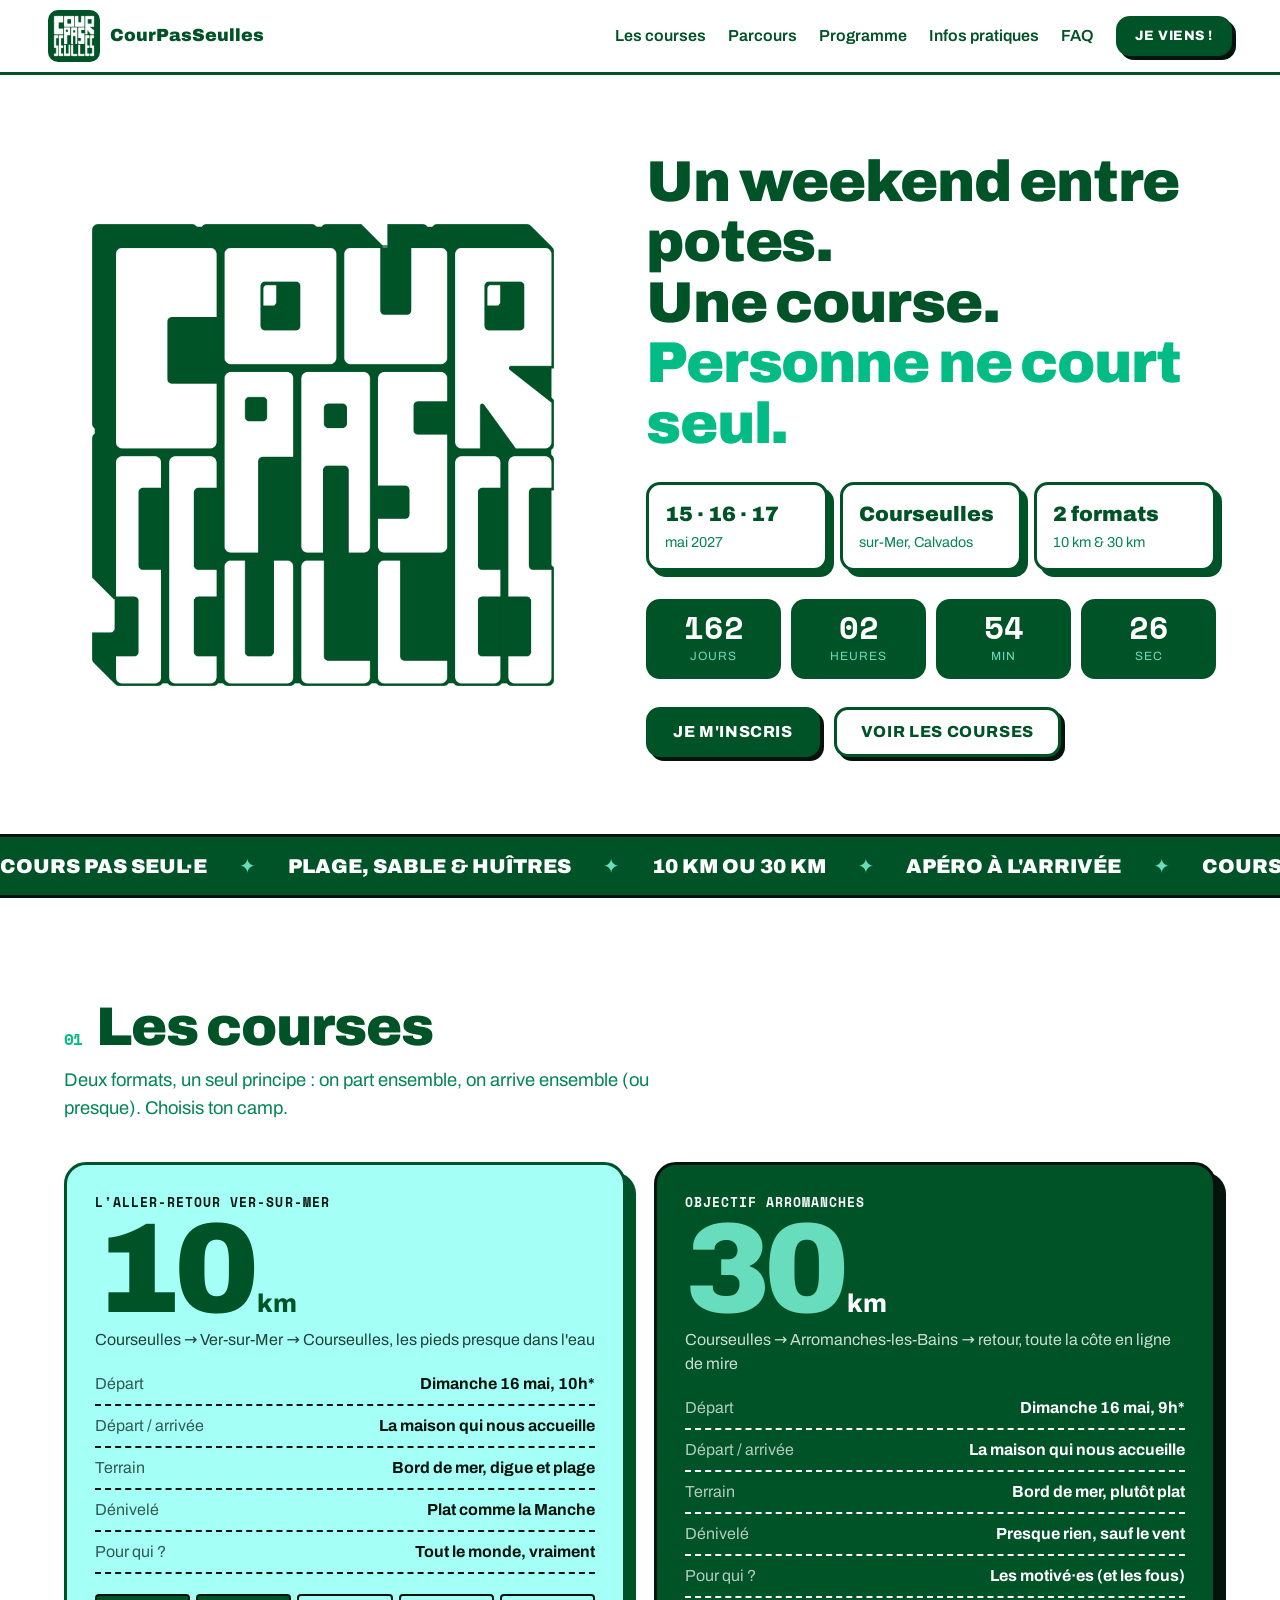
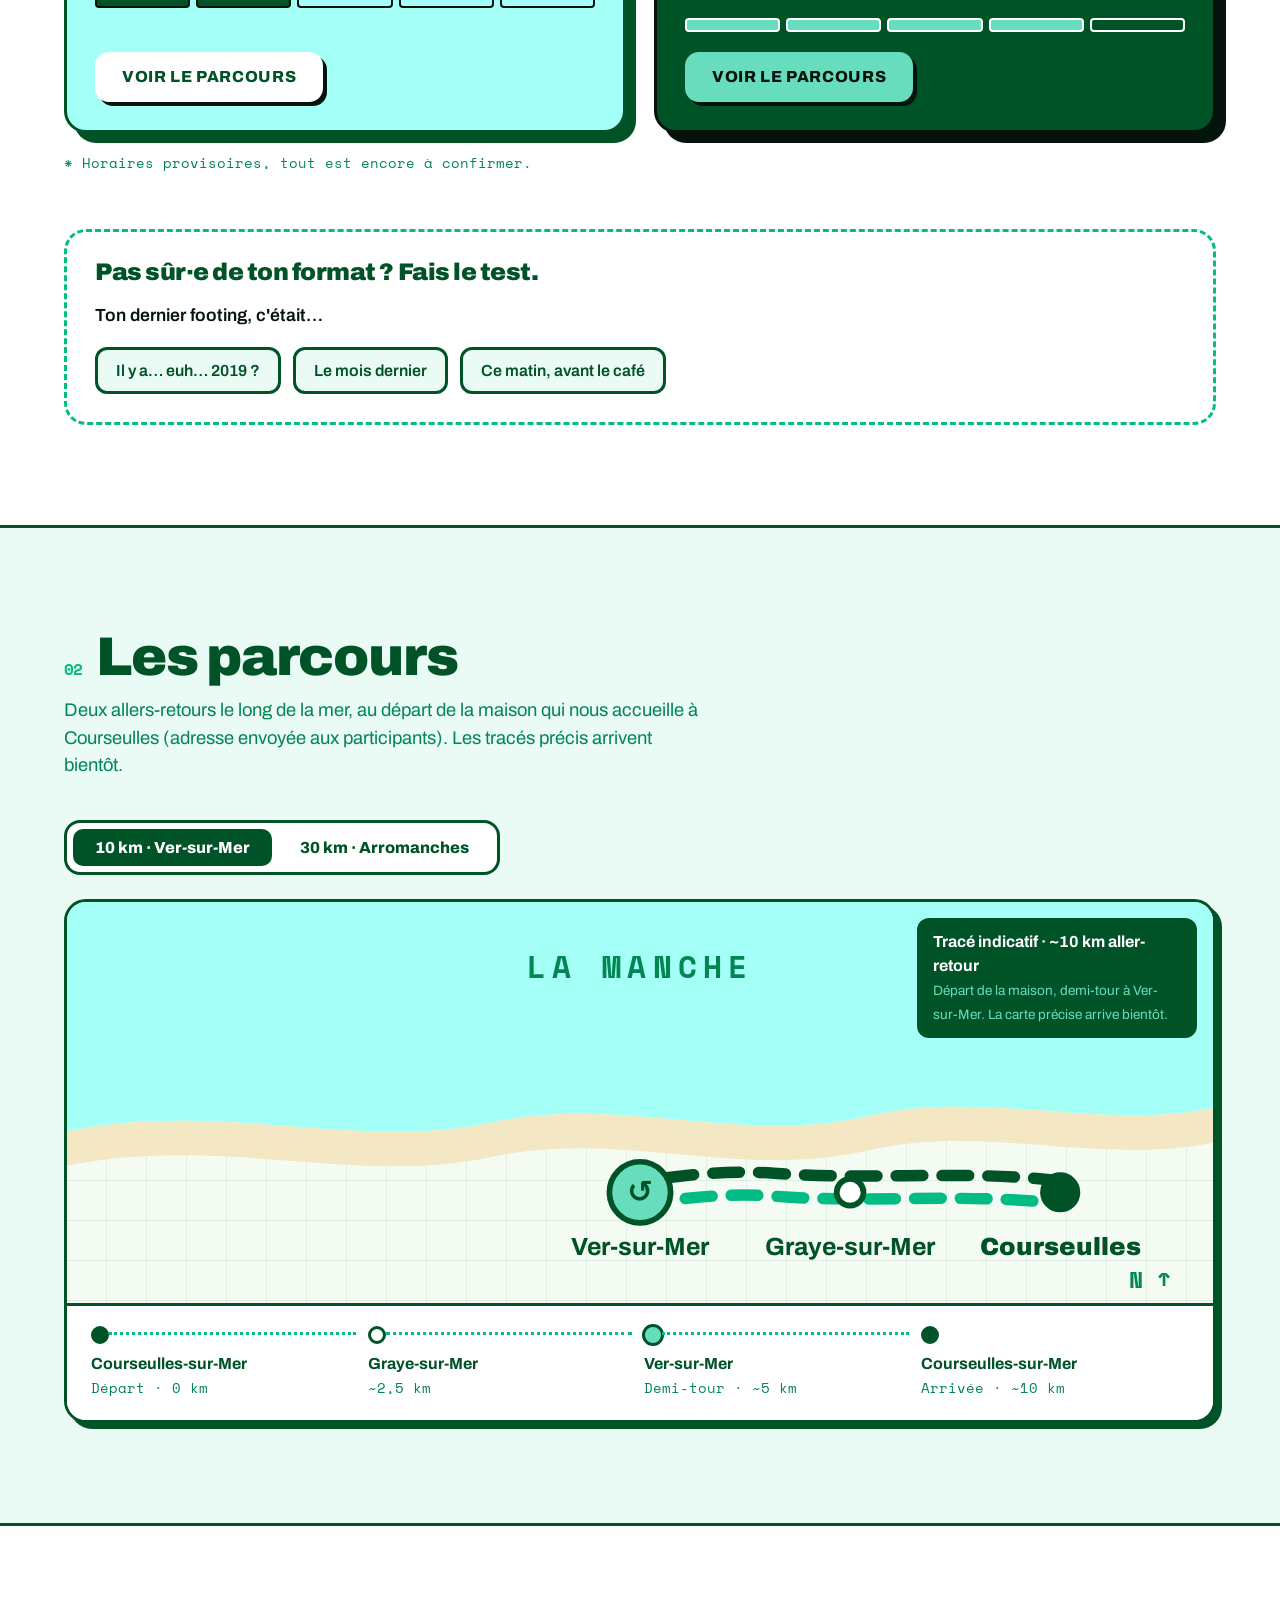
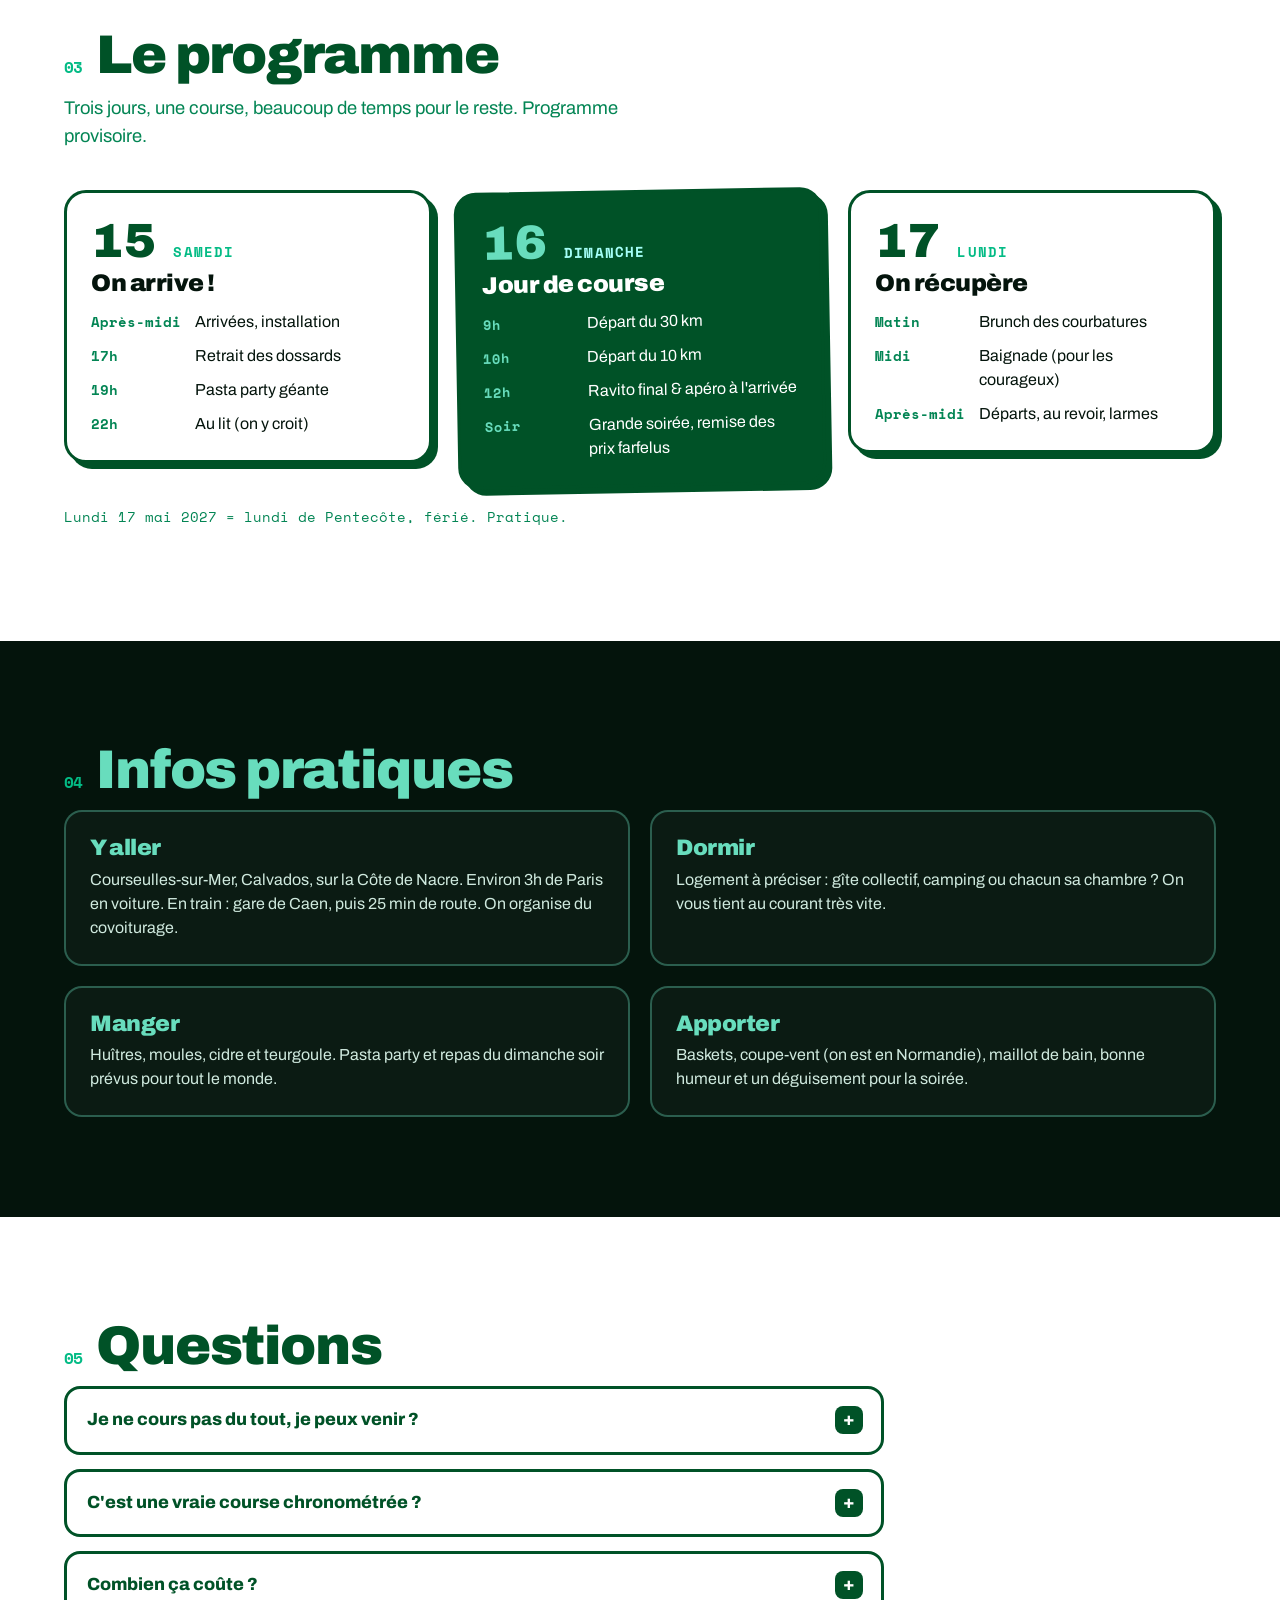
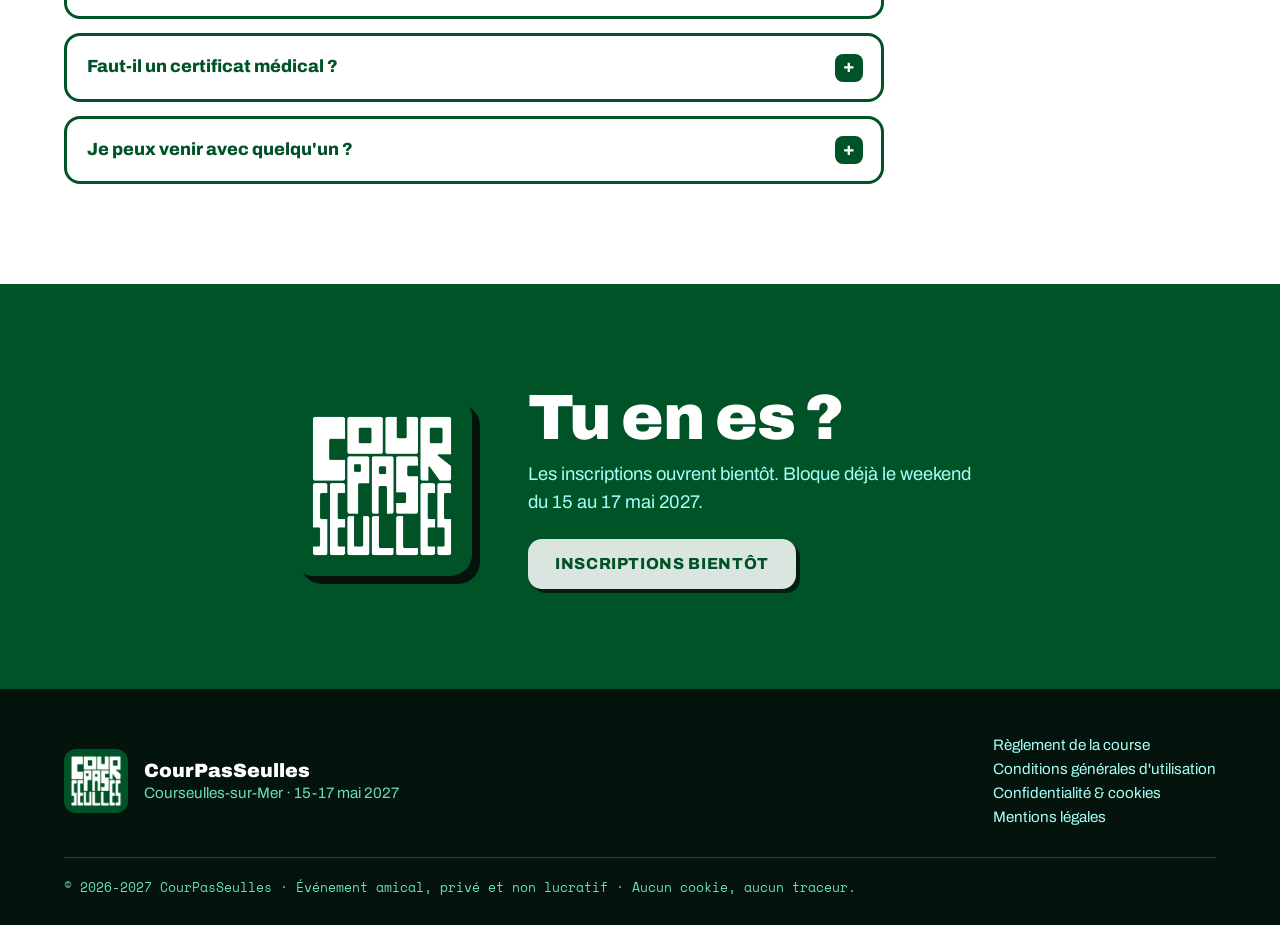
<file: index.html>
<!doctype html>
<html lang="fr">
<head>
  <meta charset="utf-8">
  <meta name="viewport" content="width=device-width, initial-scale=1">
  <title>CourPasSeulles · 15-16-17 mai 2027 · Courseulles-sur-Mer</title>
  <meta name="description" content="Un weekend entre potes et une course à Courseulles-sur-Mer, les 15, 16 et 17 mai 2027. Deux formats en bord de mer : 10 km et 30 km.">
  <meta name="theme-color" content="#005227">
  <link rel="icon" type="image/png" href="assets/favicon-180.png">
  <link rel="apple-touch-icon" href="assets/favicon-180.png">
  <link rel="canonical" href="https://studio-bernoulli.github.io/CourPasSeulles/">
  <meta property="og:type" content="website">
  <meta property="og:locale" content="fr_FR">
  <meta property="og:site_name" content="CourPasSeulles">
  <meta property="og:title" content="CourPasSeulles · 15-16-17 mai 2027 · Courseulles-sur-Mer">
  <meta property="og:description" content="Un weekend entre potes et une course en bord de mer : 10 km ou 30 km.">
  <meta property="og:url" content="https://studio-bernoulli.github.io/CourPasSeulles/">
  <meta property="og:image" content="https://studio-bernoulli.github.io/CourPasSeulles/assets/courpasseulles-logo-1600.png">
  <meta name="twitter:card" content="summary">
  <link rel="stylesheet" href="assets/fonts.css">
  <link rel="stylesheet" href="styles.css">
</head>
<body>

<header class="topbar">
  <a class="topbar__brand" href="#top" aria-label="Retour en haut">
    <img src="assets/courpasseulles-logo-fond-vert-600.png" alt="" width="52" height="52">
    <span>CourPasSeulles</span>
  </a>
  <button class="topbar__burger" aria-expanded="false" aria-controls="nav" aria-label="Menu">
    <span></span><span></span><span></span>
  </button>
  <nav id="nav" class="topbar__nav">
    <a href="#courses">Les courses</a>
    <a href="#parcours">Parcours</a>
    <a href="#programme">Programme</a>
    <a href="#infos">Infos pratiques</a>
    <a href="#faq">FAQ</a>
    <a class="btn btn--small" href="#inscription">Je viens !</a>
  </nav>
</header>

<main id="top">

  <!-- HERO -->
  <section class="hero">
    <div class="hero__logo">
      <img src="assets/courpasseulles-logo-1600.png" alt="CourPasSeulles" width="520" height="520" decoding="async">
    </div>
    <div class="hero__text">
      <h1>Un weekend entre potes.<br>Une course.<br><em>Personne ne court seul.</em></h1>
      <ul class="hero__facts">
        <li><b>15 · 16 · 17</b><span>mai 2027</span></li>
        <li><b>Courseulles</b><span>sur-Mer, Calvados</span></li>
        <li><b>2 formats</b><span>10 km &amp; 30 km</span></li>
      </ul>
      <div class="countdown" aria-live="polite">
        <div><b data-cd="d">--</b><span>jours</span></div>
        <div><b data-cd="h">--</b><span>heures</span></div>
        <div><b data-cd="m">--</b><span>min</span></div>
        <div><b data-cd="s">--</b><span>sec</span></div>
      </div>
      <div class="hero__cta">
        <a class="btn" href="#inscription">Je m'inscris</a>
        <a class="btn btn--ghost" href="#courses">Voir les courses</a>
      </div>
    </div>
  </section>

  <div class="marquee" aria-hidden="true">
    <div class="marquee__track">
      <span>Cours pas seul·e</span><span>✦</span><span>Plage, sable &amp; huîtres</span><span>✦</span>
      <span>10 km ou 30 km</span><span>✦</span><span>Apéro à l'arrivée</span><span>✦</span>
      <span>Cours pas seul·e</span><span>✦</span><span>Plage, sable &amp; huîtres</span><span>✦</span>
      <span>10 km ou 30 km</span><span>✦</span><span>Apéro à l'arrivée</span><span>✦</span>
    </div>
  </div>

  <!-- COURSES -->
  <section id="courses" class="section">
    <h2 class="section__title"><span>01</span> Les courses</h2>
    <p class="section__lead">Deux formats, un seul principe : on part ensemble, on arrive ensemble (ou presque). Choisis ton camp.</p>

    <div class="races">
      <article class="race race--short">
        <header>
          <p class="race__badge">L'aller-retour Ver-sur-Mer</p>
          <p class="race__dist"><b>10</b> km</p>
          <p class="race__sub">Courseulles → Ver-sur-Mer → Courseulles, les pieds presque dans l'eau</p>
        </header>
        <ul class="race__stats">
          <li><span>Départ</span><b>Dimanche 16 mai, 10h*</b></li>
          <li><span>Départ / arrivée</span><b>La maison qui nous accueille</b></li>
          <li><span>Terrain</span><b>Bord de mer, digue et plage</b></li>
          <li><span>Dénivelé</span><b>Plat comme la Manche</b></li>
          <li><span>Pour qui ?</span><b>Tout le monde, vraiment</b></li>
        </ul>
        <div class="meter" aria-label="Difficulté 2 sur 5"><i class="on"></i><i class="on"></i><i></i><i></i><i></i></div>
        <a class="btn btn--light" href="#parcours" data-route="short">Voir le parcours</a>
      </article>

      <article class="race race--long">
        <header>
          <p class="race__badge">Objectif Arromanches</p>
          <p class="race__dist"><b>30</b> km</p>
          <p class="race__sub">Courseulles → Arromanches-les-Bains → retour, toute la côte en ligne de mire</p>
        </header>
        <ul class="race__stats">
          <li><span>Départ</span><b>Dimanche 16 mai, 9h*</b></li>
          <li><span>Départ / arrivée</span><b>La maison qui nous accueille</b></li>
          <li><span>Terrain</span><b>Bord de mer, plutôt plat</b></li>
          <li><span>Dénivelé</span><b>Presque rien, sauf le vent</b></li>
          <li><span>Pour qui ?</span><b>Les motivé·es (et les fous)</b></li>
        </ul>
        <div class="meter" aria-label="Difficulté 4 sur 5"><i class="on"></i><i class="on"></i><i class="on"></i><i class="on"></i><i></i></div>
        <a class="btn" href="#parcours" data-route="long">Voir le parcours</a>
      </article>
    </div>
    <p class="note">* Horaires provisoires, tout est encore à confirmer.</p>

    <!-- Mini quiz -->
    <div class="quiz" id="quiz">
      <h3>Pas sûr·e de ton format ? Fais le test.</h3>
      <div class="quiz__q" data-step="0">
        <p>Ton dernier footing, c'était…</p>
        <div class="quiz__a">
          <button data-score="0">Il y a… euh… 2019 ?</button>
          <button data-score="1">Le mois dernier</button>
          <button data-score="2">Ce matin, avant le café</button>
        </div>
      </div>
      <div class="quiz__q" data-step="1" hidden>
        <p>Après la course, tu veux surtout…</p>
        <div class="quiz__a">
          <button data-score="0">Un plateau d'huîtres</button>
          <button data-score="1">Une bière fraîche</button>
          <button data-score="2">Battre mon record sur Strava</button>
        </div>
      </div>
      <div class="quiz__q" data-step="2" hidden>
        <p>Le vent de face sur la digue, ça te…</p>
        <div class="quiz__a">
          <button data-score="0">Fait rentrer à l'hôtel</button>
          <button data-score="1">Rafraîchit</button>
          <button data-score="2">Motive</button>
        </div>
      </div>
      <div class="quiz__result" hidden>
        <p class="quiz__verdict"></p>
        <button class="btn btn--small btn--ghost quiz__reset">Recommencer</button>
      </div>
    </div>
  </section>

  <!-- PARCOURS -->
  <section id="parcours" class="section section--mint">
    <h2 class="section__title"><span>02</span> Les parcours</h2>
    <p class="section__lead">Deux allers-retours le long de la mer, au départ de la maison qui nous accueille à Courseulles (adresse envoyée aux participants). Les tracés précis arrivent bientôt.</p>

    <div class="tabs" role="tablist">
      <button role="tab" aria-selected="true" data-tab="short">10 km · Ver-sur-Mer</button>
      <button role="tab" aria-selected="false" data-tab="long">30 km · Arromanches</button>
    </div>

    <div class="maps">
      <figure class="map" data-panel="short">
        <!-- EMPLACEMENT CARTE 10 KM : remplacer ce bloc par l'iframe de la carte (uMap, OpenStreetMap, Strava, Komoot…) -->
        <div class="map__placeholder">
          <svg viewBox="0 20 600 210" role="img" aria-label="Tracé indicatif du 10 km : Courseulles vers Ver-sur-Mer et retour">
            <path class="sea" d="M0 0 H600 V128 C540 140 480 118 420 132 C350 148 290 120 220 136 C150 150 80 124 0 140 Z"/>
            <path class="beach" d="M0 140 C80 124 150 150 220 136 C290 120 350 148 420 132 C480 118 540 140 600 128 V146 C540 158 480 136 420 150 C350 166 290 138 220 154 C150 168 80 142 0 158 Z"/>
            <text class="sea-label" x="300" y="60">La Manche</text>
            <path class="route route--out" d="M520 166 C470 160 420 166 370 162 C340 160 320 164 300 166"/>
            <path class="route route--back" d="M300 178 C320 176 340 172 370 174 C420 178 470 172 520 178"/>
            <g class="town town--home"><circle cx="520" cy="172" r="9"/><text x="520" y="205">Courseulles</text></g>
            <g class="town"><circle cx="410" cy="172" r="7"/><text x="410" y="205">Graye-sur-Mer</text></g>
            <g class="town"><circle cx="300" cy="172" r="7"/><text x="300" y="205">Ver-sur-Mer</text></g>
            <g class="turn"><circle cx="300" cy="172" r="16"/><text x="300" y="177">↺</text></g>
            <text class="compass" x="556" y="222">N ↑</text>
          </svg>
          <figcaption>
            <b>Tracé indicatif · ~10 km aller-retour</b>
            <span>Départ de la maison, demi-tour à Ver-sur-Mer. La carte précise arrive bientôt.</span>
          </figcaption>
          <ol class="stops">
            <li class="home"><b>Courseulles-sur-Mer</b><span>Départ · 0 km</span></li>
            <li class=""><b>Graye-sur-Mer</b><span>~2,5 km</span></li>
            <li class="turn"><b>Ver-sur-Mer</b><span>Demi-tour · ~5 km</span></li>
            <li class="home"><b>Courseulles-sur-Mer</b><span>Arrivée · ~10 km</span></li>
          </ol>
        </div>
      </figure>
      <figure class="map" data-panel="long" hidden>
        <!-- EMPLACEMENT CARTE 30 KM : remplacer ce bloc par l'iframe de la carte -->
        <div class="map__placeholder">
          <svg viewBox="0 20 600 210" role="img" aria-label="Tracé indicatif du 30 km : Courseulles vers Arromanches-les-Bains et retour">
            <path class="sea" d="M0 0 H600 V128 C540 140 480 118 420 132 C350 148 290 120 220 136 C150 150 80 124 0 140 Z"/>
            <path class="beach" d="M0 140 C80 124 150 150 220 136 C290 120 350 148 420 132 C480 118 540 140 600 128 V146 C540 158 480 136 420 150 C350 166 290 138 220 154 C150 168 80 142 0 158 Z"/>
            <text class="sea-label" x="300" y="60">La Manche</text>
            <path class="route route--out" d="M540 166 C470 160 400 166 330 162 C260 158 190 166 120 164 C100 164 85 165 70 166"/>
            <path class="route route--back" d="M70 178 C85 177 100 176 120 176 C190 178 260 170 330 174 C400 178 470 172 540 178"/>
            <g class="town town--home"><circle cx="540" cy="172" r="9"/><text x="540" y="205">Courseulles</text></g>
            <g class="town"><circle cx="330" cy="172" r="7"/><text x="330" y="205">Ver-sur-Mer</text></g>
            <g class="town"><circle cx="190" cy="172" r="7"/><text x="190" y="205">Asnelles</text></g>
            <g class="town"><circle cx="70" cy="172" r="7"/><text x="70" y="205">Arromanches</text></g>
            <g class="turn"><circle cx="70" cy="172" r="16"/><text x="70" y="177">↺</text></g>
            <text class="compass" x="556" y="222">N ↑</text>
          </svg>
          <figcaption>
            <b>Tracé indicatif · ~30 km aller-retour</b>
            <span>Cap à l'ouest jusqu'à Arromanches, puis retour. La carte précise arrive bientôt.</span>
          </figcaption>
          <ol class="stops">
            <li class="home"><b>Courseulles-sur-Mer</b><span>Départ · 0 km</span></li>
            <li class=""><b>Ver-sur-Mer</b><span>~5 km</span></li>
            <li class=""><b>Asnelles</b><span>~10 km</span></li>
            <li class="turn"><b>Arromanches-les-Bains</b><span>Demi-tour · ~15 km</span></li>
            <li class="home"><b>Courseulles-sur-Mer</b><span>Arrivée · ~30 km</span></li>
          </ol>
        </div>
      </figure>
    </div>
  </section>

  <!-- PROGRAMME -->
  <section id="programme" class="section">
    <h2 class="section__title"><span>03</span> Le programme</h2>
    <p class="section__lead">Trois jours, une course, beaucoup de temps pour le reste. Programme provisoire.</p>

    <div class="days">
      <article class="day">
        <p class="day__date"><b>15</b> Samedi</p>
        <h3>On arrive !</h3>
        <ul>
          <li><time>Après-midi</time> Arrivées, installation</li>
          <li><time>17h</time> Retrait des dossards</li>
          <li><time>19h</time> Pasta party géante</li>
          <li><time>22h</time> Au lit (on y croit)</li>
        </ul>
      </article>
      <article class="day day--big">
        <p class="day__date"><b>16</b> Dimanche</p>
        <h3>Jour de course</h3>
        <ul>
          <li><time>9h</time> Départ du 30 km</li>
          <li><time>10h</time> Départ du 10 km</li>
          <li><time>12h</time> Ravito final &amp; apéro à l'arrivée</li>
          <li><time>Soir</time> Grande soirée, remise des prix farfelus</li>
        </ul>
      </article>
      <article class="day">
        <p class="day__date"><b>17</b> Lundi</p>
        <h3>On récupère</h3>
        <ul>
          <li><time>Matin</time> Brunch des courbatures</li>
          <li><time>Midi</time> Baignade (pour les courageux)</li>
          <li><time>Après-midi</time> Départs, au revoir, larmes</li>
        </ul>
      </article>
    </div>
    <p class="note">Lundi 17 mai 2027 = lundi de Pentecôte, férié. Pratique.</p>
  </section>

  <!-- INFOS -->
  <section id="infos" class="section section--dark">
    <h2 class="section__title"><span>04</span> Infos pratiques</h2>
    <div class="infos">
      <div class="info">
        <h3>Y aller</h3>
        <p>Courseulles-sur-Mer, Calvados, sur la Côte de Nacre. Environ 3h de Paris en voiture. En train : gare de Caen, puis 25 min de route. On organise du covoiturage.</p>
      </div>
      <div class="info">
        <h3>Dormir</h3>
        <p>Logement à préciser : gîte collectif, camping ou chacun sa chambre ? On vous tient au courant très vite.</p>
      </div>
      <div class="info">
        <h3>Manger</h3>
        <p>Huîtres, moules, cidre et teurgoule. Pasta party et repas du dimanche soir prévus pour tout le monde.</p>
      </div>
      <div class="info">
        <h3>Apporter</h3>
        <p>Baskets, coupe-vent (on est en Normandie), maillot de bain, bonne humeur et un déguisement pour la soirée.</p>
      </div>
    </div>
  </section>

  <!-- FAQ -->
  <section id="faq" class="section">
    <h2 class="section__title"><span>05</span> Questions</h2>
    <div class="faq">
      <details>
        <summary>Je ne cours pas du tout, je peux venir ?</summary>
        <p>Évidemment. Il faut aussi des gens pour encourager, faire des photos et tenir le ravito. Le weekend est pour tout le monde.</p>
      </details>
      <details>
        <summary>C'est une vraie course chronométrée ?</summary>
        <p>C'est une course entre amis, pas une compétition officielle. Il y aura sûrement un chrono pour les curieux, mais le classement le plus important, c'est celui du meilleur déguisement.</p>
      </details>
      <details>
        <summary>Combien ça coûte ?</summary>
        <p>À définir. On essaie de garder ça le plus léger possible.</p>
      </details>
      <details>
        <summary>Faut-il un certificat médical ?</summary>
        <p>Non : c'est une course amicale et non compétitive. Chacun court sous sa propre responsabilité, donc écoute ton corps et demande l'avis d'un médecin en cas de doute. Tout est détaillé dans le <a href="reglement.html">règlement de la course</a>.</p>
      </details>
      <details>
        <summary>Je peux venir avec quelqu'un ?</summary>
        <p>Oui, plus on est de fous… Prévenez-nous juste pour qu'on prévoie assez de couchages et de pâtes.</p>
      </details>
    </div>
  </section>

  <!-- INSCRIPTION -->
  <section id="inscription" class="section section--green cta">
    <img class="cta__logo" src="assets/courpasseulles-logo-fond-vert-600.png" alt="" width="180" height="180">
    <div>
      <h2>Tu en es ?</h2>
      <p>Les inscriptions ouvrent bientôt. Bloque déjà le weekend du 15 au 17 mai 2027.</p>
      <a class="btn btn--light" href="#" aria-disabled="true">Inscriptions bientôt</a>
    </div>
  </section>

</main>

<footer class="footer">
  <div class="footer__inner">
    <div class="footer__brand">
      <img src="assets/courpasseulles-logo-fond-vert-600.png" alt="" width="64" height="64">
      <div>
        <p class="footer__name">CourPasSeulles</p>
        <p>Courseulles-sur-Mer · 15-17 mai 2027</p>
      </div>
    </div>
    <nav class="footer__links" aria-label="Informations légales">
      <a href="reglement.html">Règlement de la course</a>
      <a href="cgu.html">Conditions générales d'utilisation</a>
      <a href="confidentialite.html">Confidentialité &amp; cookies</a>
      <a href="mentions-legales.html">Mentions légales</a>
    </nav>
  </div>
  <p class="footer__legal">© 2026-2027 CourPasSeulles · Événement amical, privé et non lucratif · Aucun cookie, aucun traceur.</p>
</footer>

<script src="script.js"></script>
</body>
</html>
</file>
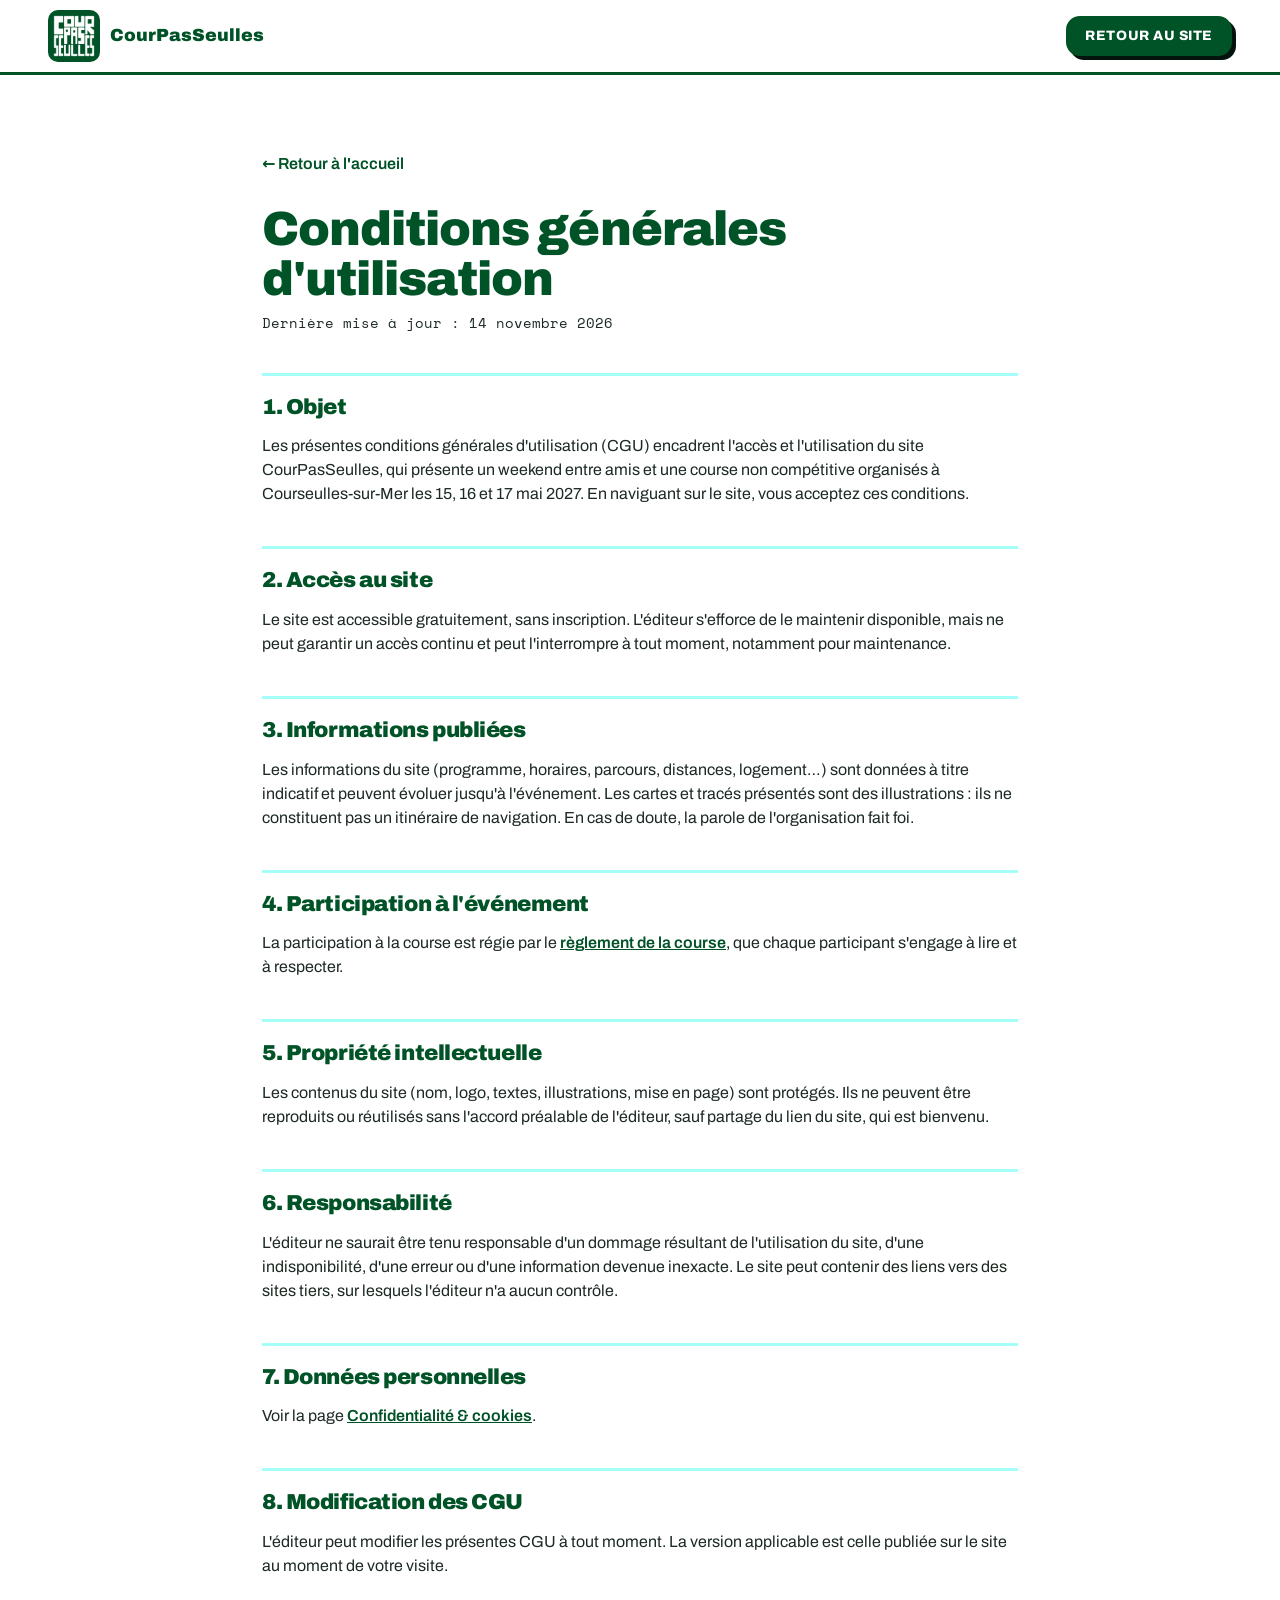
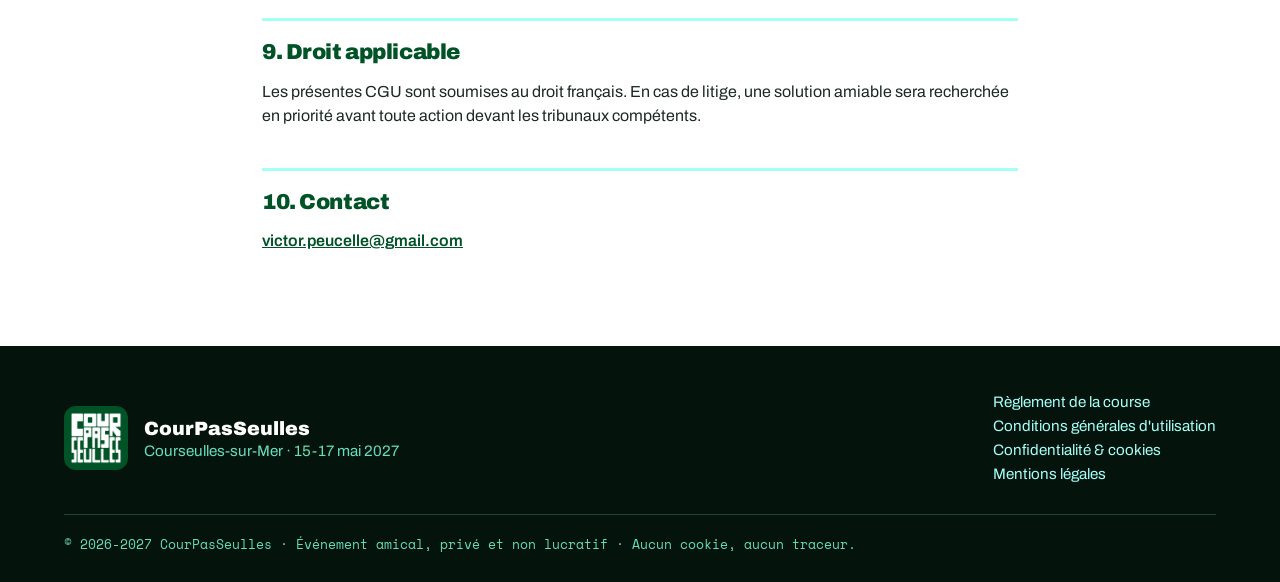
<file: cgu.html>
<!doctype html>
<html lang="fr">
<head>
  <meta charset="utf-8">
  <meta name="viewport" content="width=device-width, initial-scale=1">
  <title>Conditions générales d'utilisation · CourPasSeulles</title>
  <meta name="description" content="Conditions générales d'utilisation du site CourPasSeulles.">
  <meta name="theme-color" content="#005227">
  <link rel="icon" type="image/png" href="assets/favicon-180.png">
  <link rel="apple-touch-icon" href="assets/favicon-180.png">
  <link rel="stylesheet" href="assets/fonts.css">
  <link rel="stylesheet" href="styles.css">
</head>
<body>

<header class="topbar">
  <a class="topbar__brand" href="./" aria-label="Accueil CourPasSeulles">
    <img src="assets/courpasseulles-logo-fond-vert-600.png" alt="" width="52" height="52">
    <span>CourPasSeulles</span>
  </a>
  <nav class="topbar__nav topbar__nav--simple">
    <a class="btn btn--small" href="./">Retour au site</a>
  </nav>
</header>

<main class="legal">
  <a class="legal__back" href="./">← Retour à l'accueil</a>
  <h1>Conditions générales d'utilisation</h1>
  <p class="legal__updated">Dernière mise à jour : 14 novembre 2026</p>

  <h2>1. Objet</h2>
  <p>Les présentes conditions générales d'utilisation (CGU) encadrent l'accès et l'utilisation du site CourPasSeulles, qui présente un weekend entre amis et une course non compétitive organisés à Courseulles-sur-Mer les 15, 16 et 17 mai 2027. En naviguant sur le site, vous acceptez ces conditions.</p>

  <h2>2. Accès au site</h2>
  <p>Le site est accessible gratuitement, sans inscription. L'éditeur s'efforce de le maintenir disponible, mais ne peut garantir un accès continu et peut l'interrompre à tout moment, notamment pour maintenance.</p>

  <h2>3. Informations publiées</h2>
  <p>Les informations du site (programme, horaires, parcours, distances, logement…) sont données à titre indicatif et peuvent évoluer jusqu'à l'événement. Les cartes et tracés présentés sont des illustrations : ils ne constituent pas un itinéraire de navigation. En cas de doute, la parole de l'organisation fait foi.</p>

  <h2>4. Participation à l'événement</h2>
  <p>La participation à la course est régie par le <a href="reglement.html">règlement de la course</a>, que chaque participant s'engage à lire et à respecter.</p>

  <h2>5. Propriété intellectuelle</h2>
  <p>Les contenus du site (nom, logo, textes, illustrations, mise en page) sont protégés. Ils ne peuvent être reproduits ou réutilisés sans l'accord préalable de l'éditeur, sauf partage du lien du site, qui est bienvenu.</p>

  <h2>6. Responsabilité</h2>
  <p>L'éditeur ne saurait être tenu responsable d'un dommage résultant de l'utilisation du site, d'une indisponibilité, d'une erreur ou d'une information devenue inexacte. Le site peut contenir des liens vers des sites tiers, sur lesquels l'éditeur n'a aucun contrôle.</p>

  <h2>7. Données personnelles</h2>
  <p>Voir la page <a href="confidentialite.html">Confidentialité &amp; cookies</a>.</p>

  <h2>8. Modification des CGU</h2>
  <p>L'éditeur peut modifier les présentes CGU à tout moment. La version applicable est celle publiée sur le site au moment de votre visite.</p>

  <h2>9. Droit applicable</h2>
  <p>Les présentes CGU sont soumises au droit français. En cas de litige, une solution amiable sera recherchée en priorité avant toute action devant les tribunaux compétents.</p>

  <h2>10. Contact</h2>
  <p><a href="mailto:victor.peucelle@gmail.com">victor.peucelle@gmail.com</a></p>

</main>

<footer class="footer">
  <div class="footer__inner">
    <div class="footer__brand">
      <img src="assets/courpasseulles-logo-fond-vert-600.png" alt="" width="64" height="64">
      <div>
        <p class="footer__name">CourPasSeulles</p>
        <p>Courseulles-sur-Mer · 15-17 mai 2027</p>
      </div>
    </div>
    <nav class="footer__links" aria-label="Informations légales">
      <a href="reglement.html">Règlement de la course</a>
      <a href="cgu.html">Conditions générales d'utilisation</a>
      <a href="confidentialite.html">Confidentialité &amp; cookies</a>
      <a href="mentions-legales.html">Mentions légales</a>
    </nav>
  </div>
  <p class="footer__legal">© 2026-2027 CourPasSeulles · Événement amical, privé et non lucratif · Aucun cookie, aucun traceur.</p>
</footer>
</body>
</html>
</file>
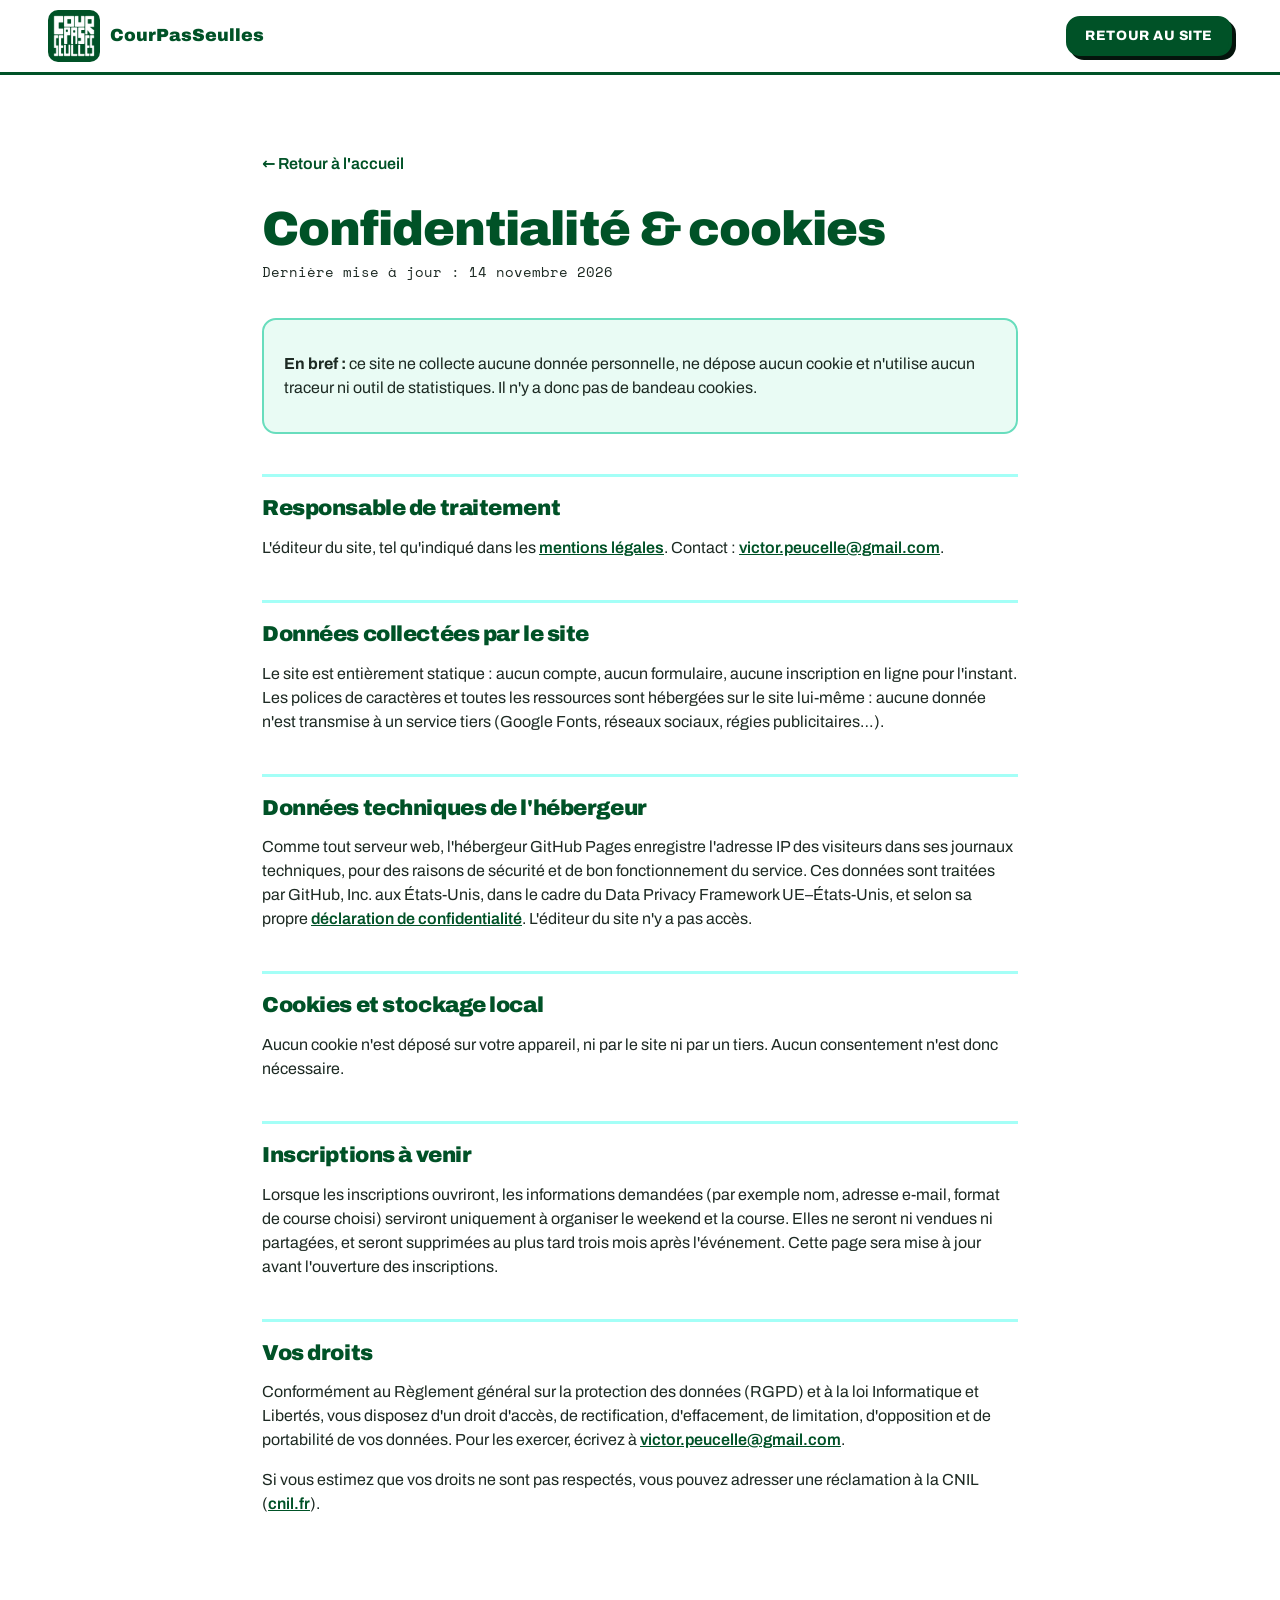
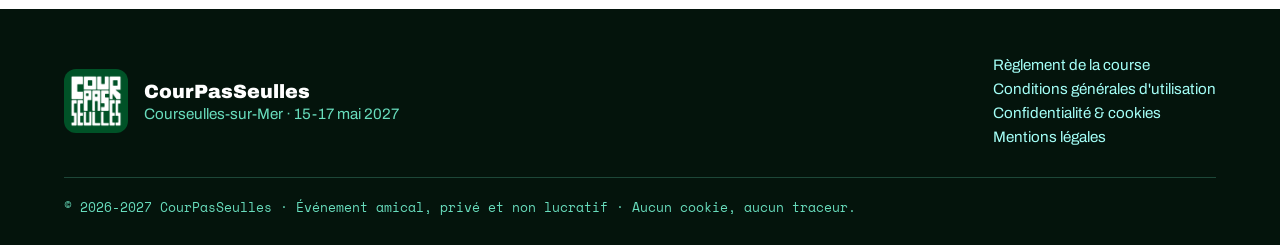
<file: confidentialite.html>
<!doctype html>
<html lang="fr">
<head>
  <meta charset="utf-8">
  <meta name="viewport" content="width=device-width, initial-scale=1">
  <title>Confidentialité & cookies · CourPasSeulles</title>
  <meta name="description" content="Politique de confidentialité et de cookies du site CourPasSeulles.">
  <meta name="theme-color" content="#005227">
  <link rel="icon" type="image/png" href="assets/favicon-180.png">
  <link rel="apple-touch-icon" href="assets/favicon-180.png">
  <link rel="stylesheet" href="assets/fonts.css">
  <link rel="stylesheet" href="styles.css">
</head>
<body>

<header class="topbar">
  <a class="topbar__brand" href="./" aria-label="Accueil CourPasSeulles">
    <img src="assets/courpasseulles-logo-fond-vert-600.png" alt="" width="52" height="52">
    <span>CourPasSeulles</span>
  </a>
  <nav class="topbar__nav topbar__nav--simple">
    <a class="btn btn--small" href="./">Retour au site</a>
  </nav>
</header>

<main class="legal">
  <a class="legal__back" href="./">← Retour à l'accueil</a>
  <h1>Confidentialité & cookies</h1>
  <p class="legal__updated">Dernière mise à jour : 14 novembre 2026</p>

  <div class="callout"><p><strong>En bref :</strong> ce site ne collecte aucune donnée personnelle, ne dépose aucun cookie et n'utilise aucun traceur ni outil de statistiques. Il n'y a donc pas de bandeau cookies.</p></div>

  <h2>Responsable de traitement</h2>
  <p>L'éditeur du site, tel qu'indiqué dans les <a href="mentions-legales.html">mentions légales</a>. Contact : <a href="mailto:victor.peucelle@gmail.com">victor.peucelle@gmail.com</a>.</p>

  <h2>Données collectées par le site</h2>
  <p>Le site est entièrement statique : aucun compte, aucun formulaire, aucune inscription en ligne pour l'instant. Les polices de caractères et toutes les ressources sont hébergées sur le site lui-même : aucune donnée n'est transmise à un service tiers (Google Fonts, réseaux sociaux, régies publicitaires…).</p>

  <h2>Données techniques de l'hébergeur</h2>
  <p>Comme tout serveur web, l'hébergeur GitHub Pages enregistre l'adresse IP des visiteurs dans ses journaux techniques, pour des raisons de sécurité et de bon fonctionnement du service. Ces données sont traitées par GitHub, Inc. aux États-Unis, dans le cadre du Data Privacy Framework UE–États-Unis, et selon sa propre <a href="https://docs.github.com/fr/site-policy/privacy-policies/github-general-privacy-statement">déclaration de confidentialité</a>. L'éditeur du site n'y a pas accès.</p>

  <h2>Cookies et stockage local</h2>
  <p>Aucun cookie n'est déposé sur votre appareil, ni par le site ni par un tiers. Aucun consentement n'est donc nécessaire.</p>

  <h2>Inscriptions à venir</h2>
  <p>Lorsque les inscriptions ouvriront, les informations demandées (par exemple nom, adresse e-mail, format de course choisi) serviront uniquement à organiser le weekend et la course. Elles ne seront ni vendues ni partagées, et seront supprimées au plus tard trois mois après l'événement. Cette page sera mise à jour avant l'ouverture des inscriptions.</p>

  <h2>Vos droits</h2>
  <p>Conformément au Règlement général sur la protection des données (RGPD) et à la loi Informatique et Libertés, vous disposez d'un droit d'accès, de rectification, d'effacement, de limitation, d'opposition et de portabilité de vos données. Pour les exercer, écrivez à <a href="mailto:victor.peucelle@gmail.com">victor.peucelle@gmail.com</a>.</p>
  <p>Si vous estimez que vos droits ne sont pas respectés, vous pouvez adresser une réclamation à la CNIL (<a href="https://www.cnil.fr">cnil.fr</a>).</p>

</main>

<footer class="footer">
  <div class="footer__inner">
    <div class="footer__brand">
      <img src="assets/courpasseulles-logo-fond-vert-600.png" alt="" width="64" height="64">
      <div>
        <p class="footer__name">CourPasSeulles</p>
        <p>Courseulles-sur-Mer · 15-17 mai 2027</p>
      </div>
    </div>
    <nav class="footer__links" aria-label="Informations légales">
      <a href="reglement.html">Règlement de la course</a>
      <a href="cgu.html">Conditions générales d'utilisation</a>
      <a href="confidentialite.html">Confidentialité &amp; cookies</a>
      <a href="mentions-legales.html">Mentions légales</a>
    </nav>
  </div>
  <p class="footer__legal">© 2026-2027 CourPasSeulles · Événement amical, privé et non lucratif · Aucun cookie, aucun traceur.</p>
</footer>
</body>
</html>
</file>
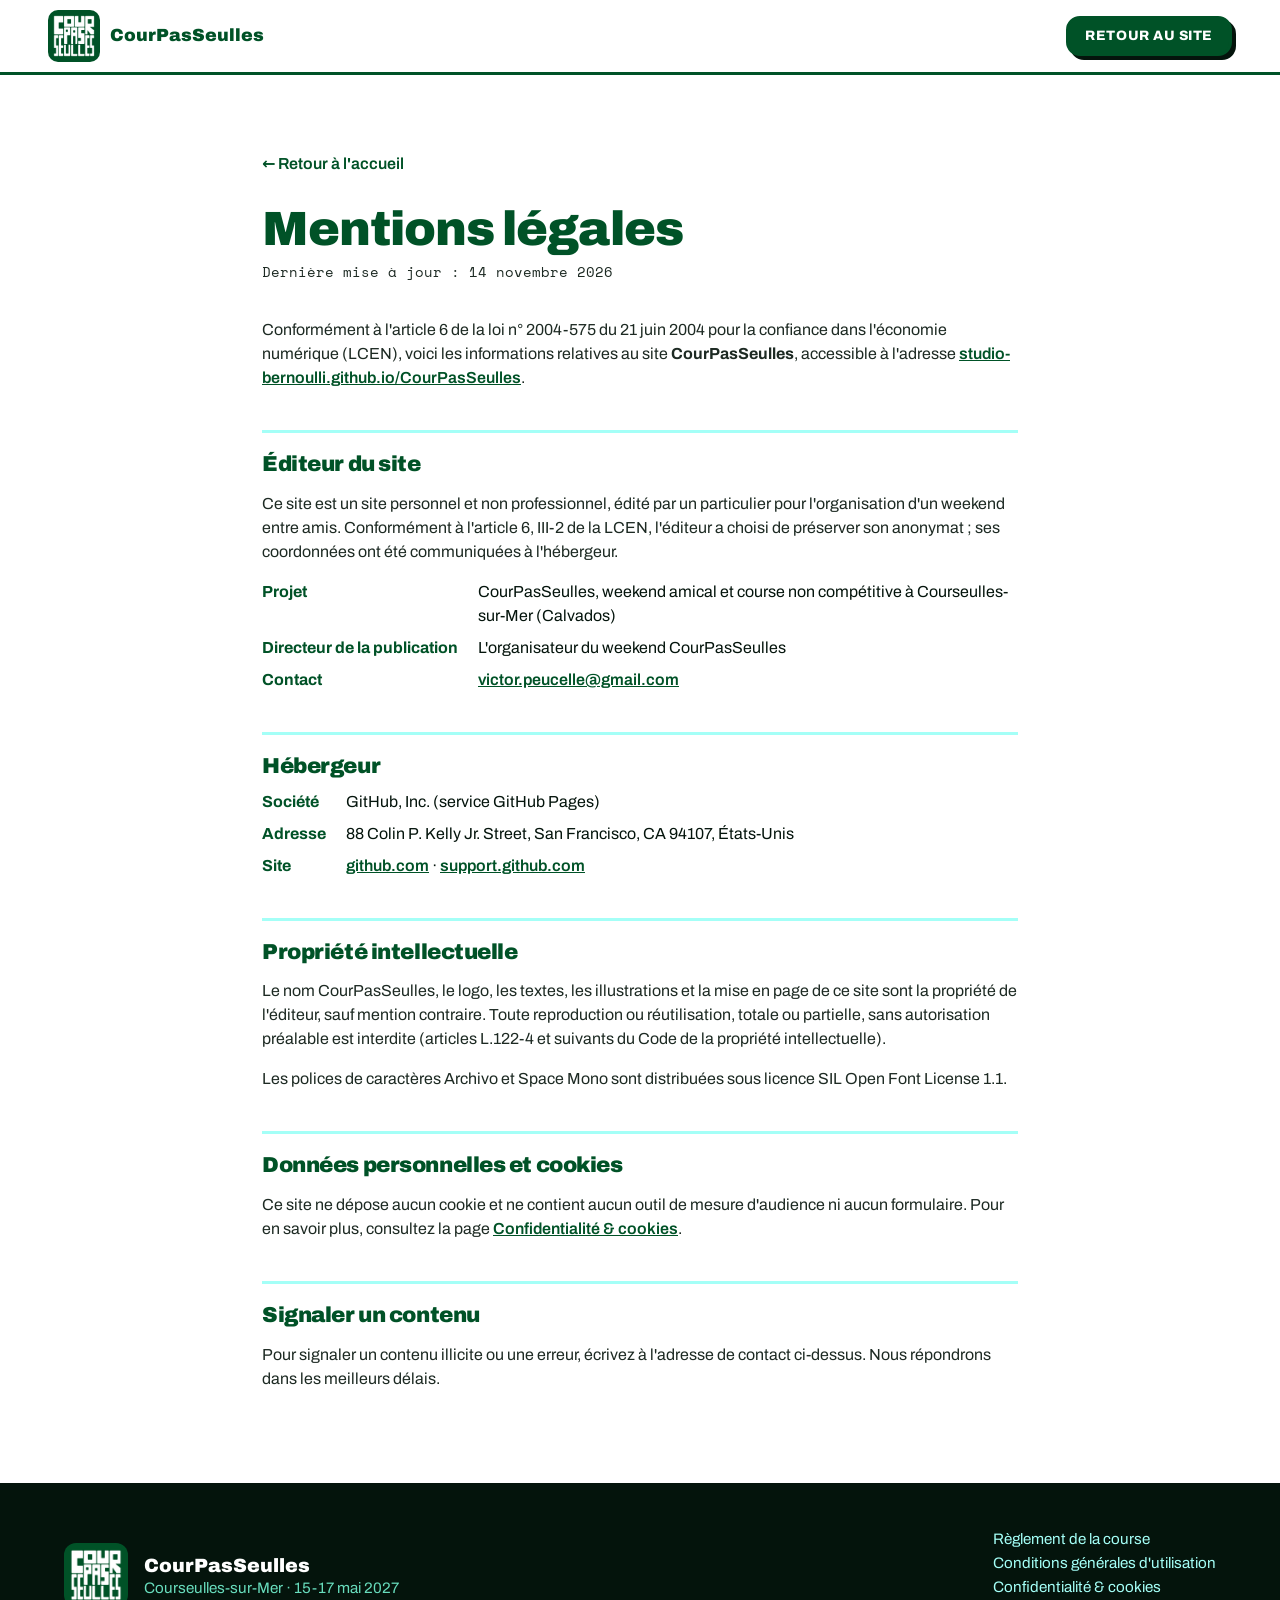
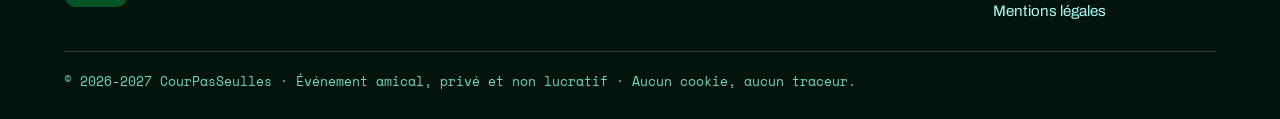
<file: mentions-legales.html>
<!doctype html>
<html lang="fr">
<head>
  <meta charset="utf-8">
  <meta name="viewport" content="width=device-width, initial-scale=1">
  <title>Mentions légales · CourPasSeulles</title>
  <meta name="description" content="Mentions légales du site CourPasSeulles.">
  <meta name="theme-color" content="#005227">
  <link rel="icon" type="image/png" href="assets/favicon-180.png">
  <link rel="apple-touch-icon" href="assets/favicon-180.png">
  <link rel="stylesheet" href="assets/fonts.css">
  <link rel="stylesheet" href="styles.css">
</head>
<body>

<header class="topbar">
  <a class="topbar__brand" href="./" aria-label="Accueil CourPasSeulles">
    <img src="assets/courpasseulles-logo-fond-vert-600.png" alt="" width="52" height="52">
    <span>CourPasSeulles</span>
  </a>
  <nav class="topbar__nav topbar__nav--simple">
    <a class="btn btn--small" href="./">Retour au site</a>
  </nav>
</header>

<main class="legal">
  <a class="legal__back" href="./">← Retour à l'accueil</a>
  <h1>Mentions légales</h1>
  <p class="legal__updated">Dernière mise à jour : 14 novembre 2026</p>

  <p>Conformément à l'article 6 de la loi n° 2004-575 du 21 juin 2004 pour la confiance dans l'économie numérique (LCEN), voici les informations relatives au site <strong>CourPasSeulles</strong>, accessible à l'adresse <a href="https://studio-bernoulli.github.io/CourPasSeulles/">studio-bernoulli.github.io/CourPasSeulles</a>.</p>

  <h2>Éditeur du site</h2>
  <p>Ce site est un site personnel et non professionnel, édité par un particulier pour l'organisation d'un weekend entre amis. Conformément à l'article 6, III-2 de la LCEN, l'éditeur a choisi de préserver son anonymat ; ses coordonnées ont été communiquées à l'hébergeur.</p>
  <dl>
    <dt>Projet</dt><dd>CourPasSeulles, weekend amical et course non compétitive à Courseulles-sur-Mer (Calvados)</dd>
    <dt>Directeur de la publication</dt><dd>L'organisateur du weekend CourPasSeulles</dd>
    <dt>Contact</dt><dd><a href="mailto:victor.peucelle@gmail.com">victor.peucelle@gmail.com</a></dd>
  </dl>

  <h2>Hébergeur</h2>
  <dl>
    <dt>Société</dt><dd>GitHub, Inc. (service GitHub Pages)</dd>
    <dt>Adresse</dt><dd>88 Colin P. Kelly Jr. Street, San Francisco, CA 94107, États-Unis</dd>
    <dt>Site</dt><dd><a href="https://github.com">github.com</a> · <a href="https://support.github.com">support.github.com</a></dd>
  </dl>

  <h2>Propriété intellectuelle</h2>
  <p>Le nom CourPasSeulles, le logo, les textes, les illustrations et la mise en page de ce site sont la propriété de l'éditeur, sauf mention contraire. Toute reproduction ou réutilisation, totale ou partielle, sans autorisation préalable est interdite (articles L.122-4 et suivants du Code de la propriété intellectuelle).</p>
  <p>Les polices de caractères Archivo et Space Mono sont distribuées sous licence SIL Open Font License 1.1.</p>

  <h2>Données personnelles et cookies</h2>
  <p>Ce site ne dépose aucun cookie et ne contient aucun outil de mesure d'audience ni aucun formulaire. Pour en savoir plus, consultez la page <a href="confidentialite.html">Confidentialité &amp; cookies</a>.</p>

  <h2>Signaler un contenu</h2>
  <p>Pour signaler un contenu illicite ou une erreur, écrivez à l'adresse de contact ci-dessus. Nous répondrons dans les meilleurs délais.</p>

</main>

<footer class="footer">
  <div class="footer__inner">
    <div class="footer__brand">
      <img src="assets/courpasseulles-logo-fond-vert-600.png" alt="" width="64" height="64">
      <div>
        <p class="footer__name">CourPasSeulles</p>
        <p>Courseulles-sur-Mer · 15-17 mai 2027</p>
      </div>
    </div>
    <nav class="footer__links" aria-label="Informations légales">
      <a href="reglement.html">Règlement de la course</a>
      <a href="cgu.html">Conditions générales d'utilisation</a>
      <a href="confidentialite.html">Confidentialité &amp; cookies</a>
      <a href="mentions-legales.html">Mentions légales</a>
    </nav>
  </div>
  <p class="footer__legal">© 2026-2027 CourPasSeulles · Événement amical, privé et non lucratif · Aucun cookie, aucun traceur.</p>
</footer>
</body>
</html>
</file>
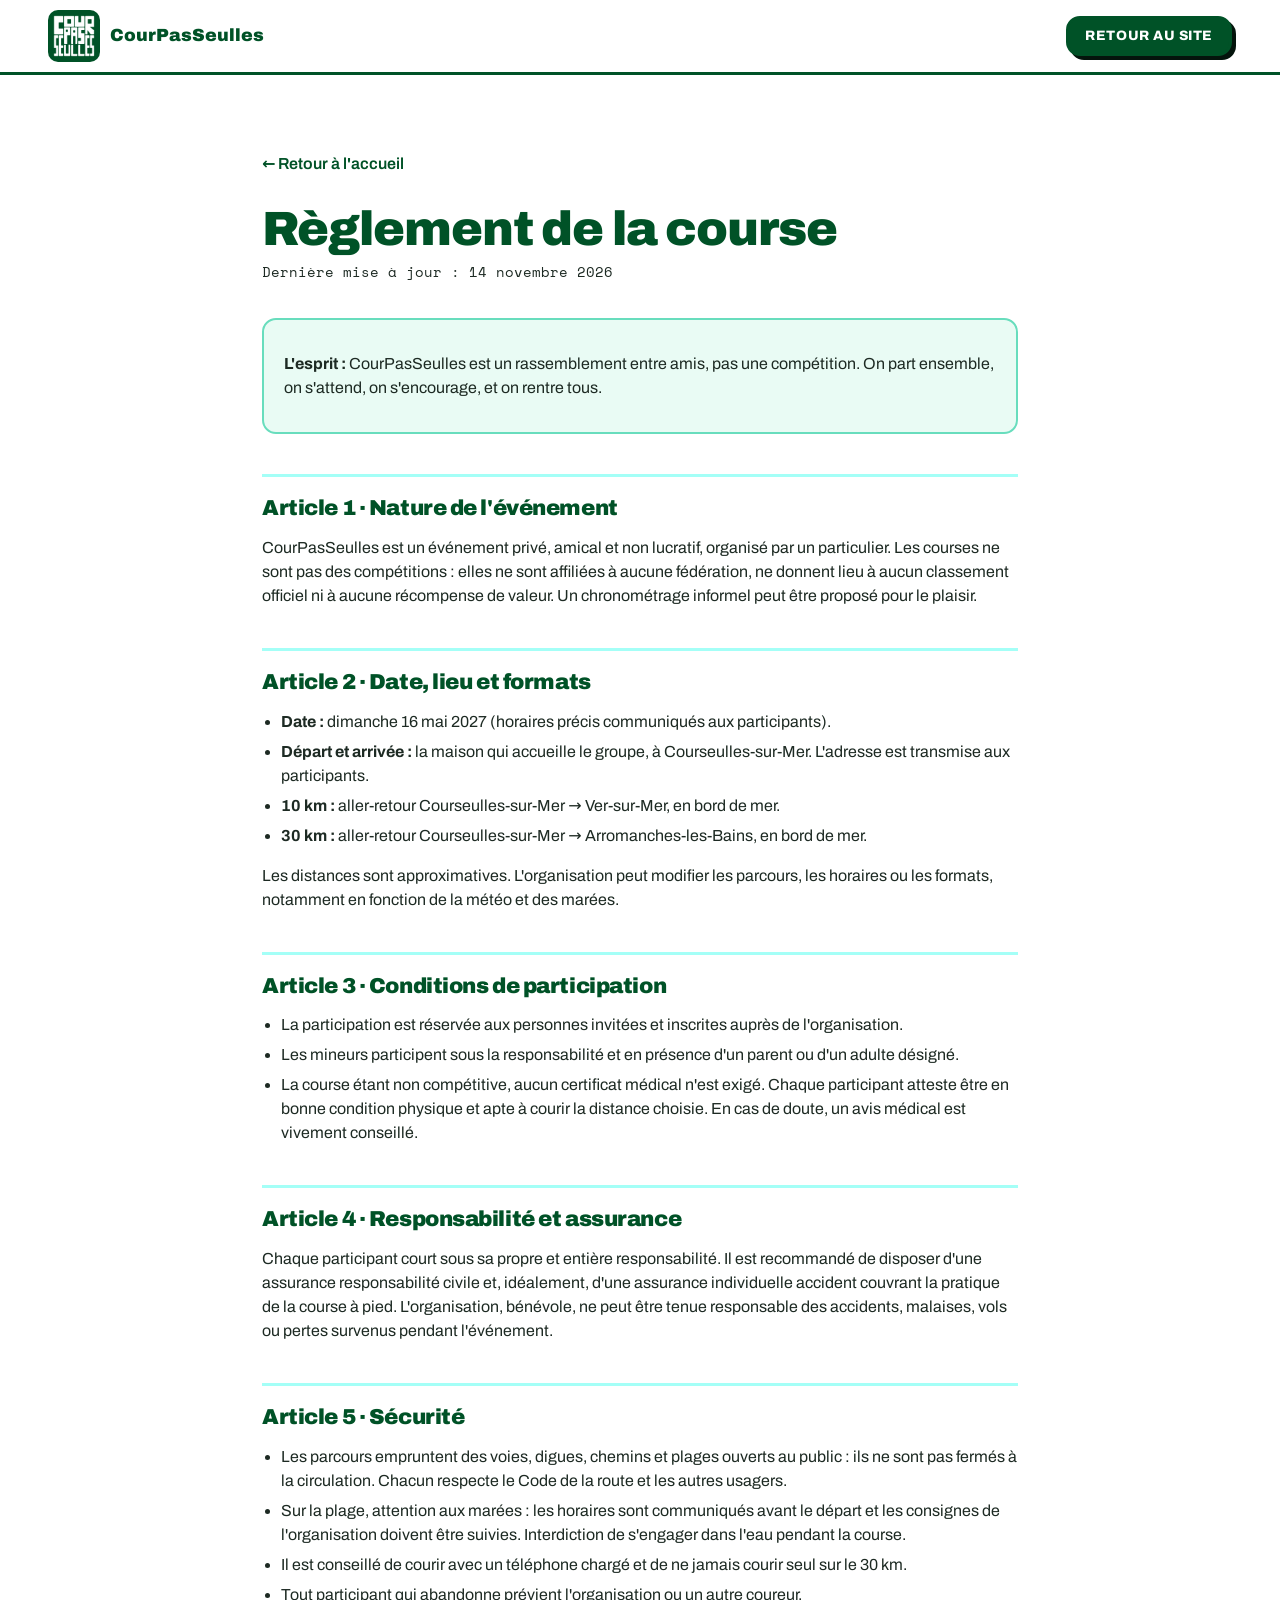
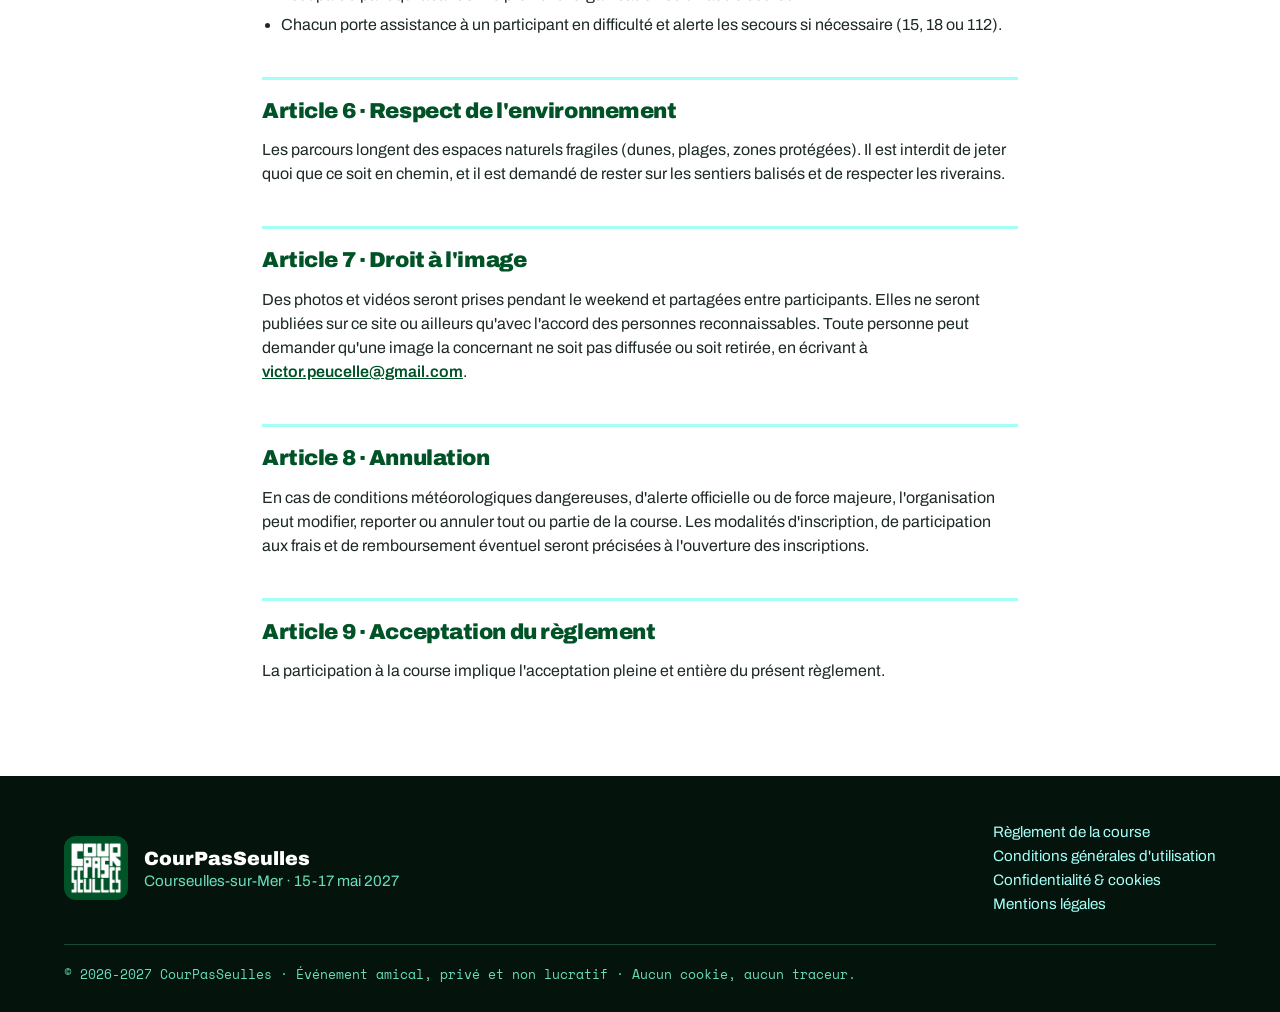
<file: reglement.html>
<!doctype html>
<html lang="fr">
<head>
  <meta charset="utf-8">
  <meta name="viewport" content="width=device-width, initial-scale=1">
  <title>Règlement de la course · CourPasSeulles</title>
  <meta name="description" content="Règlement des courses CourPasSeulles (10 km et 30 km) à Courseulles-sur-Mer.">
  <meta name="theme-color" content="#005227">
  <link rel="icon" type="image/png" href="assets/favicon-180.png">
  <link rel="apple-touch-icon" href="assets/favicon-180.png">
  <link rel="stylesheet" href="assets/fonts.css">
  <link rel="stylesheet" href="styles.css">
</head>
<body>

<header class="topbar">
  <a class="topbar__brand" href="./" aria-label="Accueil CourPasSeulles">
    <img src="assets/courpasseulles-logo-fond-vert-600.png" alt="" width="52" height="52">
    <span>CourPasSeulles</span>
  </a>
  <nav class="topbar__nav topbar__nav--simple">
    <a class="btn btn--small" href="./">Retour au site</a>
  </nav>
</header>

<main class="legal">
  <a class="legal__back" href="./">← Retour à l'accueil</a>
  <h1>Règlement de la course</h1>
  <p class="legal__updated">Dernière mise à jour : 14 novembre 2026</p>

  <div class="callout"><p><strong>L'esprit :</strong> CourPasSeulles est un rassemblement entre amis, pas une compétition. On part ensemble, on s'attend, on s'encourage, et on rentre tous.</p></div>

  <h2>Article 1 · Nature de l'événement</h2>
  <p>CourPasSeulles est un événement privé, amical et non lucratif, organisé par un particulier. Les courses ne sont pas des compétitions : elles ne sont affiliées à aucune fédération, ne donnent lieu à aucun classement officiel ni à aucune récompense de valeur. Un chronométrage informel peut être proposé pour le plaisir.</p>

  <h2>Article 2 · Date, lieu et formats</h2>
  <ul>
    <li><strong>Date :</strong> dimanche 16 mai 2027 (horaires précis communiqués aux participants).</li>
    <li><strong>Départ et arrivée :</strong> la maison qui accueille le groupe, à Courseulles-sur-Mer. L'adresse est transmise aux participants.</li>
    <li><strong>10 km :</strong> aller-retour Courseulles-sur-Mer → Ver-sur-Mer, en bord de mer.</li>
    <li><strong>30 km :</strong> aller-retour Courseulles-sur-Mer → Arromanches-les-Bains, en bord de mer.</li>
  </ul>
  <p>Les distances sont approximatives. L'organisation peut modifier les parcours, les horaires ou les formats, notamment en fonction de la météo et des marées.</p>

  <h2>Article 3 · Conditions de participation</h2>
  <ul>
    <li>La participation est réservée aux personnes invitées et inscrites auprès de l'organisation.</li>
    <li>Les mineurs participent sous la responsabilité et en présence d'un parent ou d'un adulte désigné.</li>
    <li>La course étant non compétitive, aucun certificat médical n'est exigé. Chaque participant atteste être en bonne condition physique et apte à courir la distance choisie. En cas de doute, un avis médical est vivement conseillé.</li>
  </ul>

  <h2>Article 4 · Responsabilité et assurance</h2>
  <p>Chaque participant court sous sa propre et entière responsabilité. Il est recommandé de disposer d'une assurance responsabilité civile et, idéalement, d'une assurance individuelle accident couvrant la pratique de la course à pied. L'organisation, bénévole, ne peut être tenue responsable des accidents, malaises, vols ou pertes survenus pendant l'événement.</p>

  <h2>Article 5 · Sécurité</h2>
  <ul>
    <li>Les parcours empruntent des voies, digues, chemins et plages ouverts au public : ils ne sont pas fermés à la circulation. Chacun respecte le Code de la route et les autres usagers.</li>
    <li>Sur la plage, attention aux marées : les horaires sont communiqués avant le départ et les consignes de l'organisation doivent être suivies. Interdiction de s'engager dans l'eau pendant la course.</li>
    <li>Il est conseillé de courir avec un téléphone chargé et de ne jamais courir seul sur le 30 km.</li>
    <li>Tout participant qui abandonne prévient l'organisation ou un autre coureur.</li>
    <li>Chacun porte assistance à un participant en difficulté et alerte les secours si nécessaire (15, 18 ou 112).</li>
  </ul>

  <h2>Article 6 · Respect de l'environnement</h2>
  <p>Les parcours longent des espaces naturels fragiles (dunes, plages, zones protégées). Il est interdit de jeter quoi que ce soit en chemin, et il est demandé de rester sur les sentiers balisés et de respecter les riverains.</p>

  <h2>Article 7 · Droit à l'image</h2>
  <p>Des photos et vidéos seront prises pendant le weekend et partagées entre participants. Elles ne seront publiées sur ce site ou ailleurs qu'avec l'accord des personnes reconnaissables. Toute personne peut demander qu'une image la concernant ne soit pas diffusée ou soit retirée, en écrivant à <a href="mailto:victor.peucelle@gmail.com">victor.peucelle@gmail.com</a>.</p>

  <h2>Article 8 · Annulation</h2>
  <p>En cas de conditions météorologiques dangereuses, d'alerte officielle ou de force majeure, l'organisation peut modifier, reporter ou annuler tout ou partie de la course. Les modalités d'inscription, de participation aux frais et de remboursement éventuel seront précisées à l'ouverture des inscriptions.</p>

  <h2>Article 9 · Acceptation du règlement</h2>
  <p>La participation à la course implique l'acceptation pleine et entière du présent règlement.</p>

</main>

<footer class="footer">
  <div class="footer__inner">
    <div class="footer__brand">
      <img src="assets/courpasseulles-logo-fond-vert-600.png" alt="" width="64" height="64">
      <div>
        <p class="footer__name">CourPasSeulles</p>
        <p>Courseulles-sur-Mer · 15-17 mai 2027</p>
      </div>
    </div>
    <nav class="footer__links" aria-label="Informations légales">
      <a href="reglement.html">Règlement de la course</a>
      <a href="cgu.html">Conditions générales d'utilisation</a>
      <a href="confidentialite.html">Confidentialité &amp; cookies</a>
      <a href="mentions-legales.html">Mentions légales</a>
    </nav>
  </div>
  <p class="footer__legal">© 2026-2027 CourPasSeulles · Événement amical, privé et non lucratif · Aucun cookie, aucun traceur.</p>
</footer>
</body>
</html>
</file>
<file: assets/fonts.css>
/* Polices auto-hébergées (Archivo, Space Mono · SIL Open Font License 1.1) */
/* latin-ext */
@font-face {
  font-family: 'Archivo';
  font-style: normal;
  font-weight: 400 900;
  font-stretch: 100%;
  font-display: swap;
  src: url(fonts/Archivo-latin-ext.woff2) format('woff2');
  unicode-range: U+0100-02BA, U+02BD-02C5, U+02C7-02CC, U+02CE-02D7, U+02DD-02FF, U+0304, U+0308, U+0329, U+1D00-1DBF, U+1E00-1E9F, U+1EF2-1EFF, U+2020, U+20A0-20AB, U+20AD-20C4, U+2113, U+2C60-2C7F, U+A720-A7FF;
}
/* latin */
@font-face {
  font-family: 'Archivo';
  font-style: normal;
  font-weight: 400 900;
  font-stretch: 100%;
  font-display: swap;
  src: url(fonts/Archivo-latin.woff2) format('woff2');
  unicode-range: U+0000-00FF, U+0131, U+0152-0153, U+02BB-02BC, U+02C6, U+02DA, U+02DC, U+0304, U+0308, U+0329, U+2000-206F, U+20AC, U+2122, U+2191, U+2193, U+2212, U+2215, U+FEFF, U+FFFD;
}
/* latin-ext */
@font-face {
  font-family: 'Space Mono';
  font-style: normal;
  font-weight: 400;
  font-display: swap;
  src: url(fonts/SpaceMono-400-latin-ext.woff2) format('woff2');
  unicode-range: U+0100-02BA, U+02BD-02C5, U+02C7-02CC, U+02CE-02D7, U+02DD-02FF, U+0304, U+0308, U+0329, U+1D00-1DBF, U+1E00-1E9F, U+1EF2-1EFF, U+2020, U+20A0-20AB, U+20AD-20C4, U+2113, U+2C60-2C7F, U+A720-A7FF;
}
/* latin */
@font-face {
  font-family: 'Space Mono';
  font-style: normal;
  font-weight: 400;
  font-display: swap;
  src: url(fonts/SpaceMono-400-latin.woff2) format('woff2');
  unicode-range: U+0000-00FF, U+0131, U+0152-0153, U+02BB-02BC, U+02C6, U+02DA, U+02DC, U+0304, U+0308, U+0329, U+2000-206F, U+20AC, U+2122, U+2191, U+2193, U+2212, U+2215, U+FEFF, U+FFFD;
}
/* latin-ext */
@font-face {
  font-family: 'Space Mono';
  font-style: normal;
  font-weight: 700;
  font-display: swap;
  src: url(fonts/SpaceMono-700-latin-ext.woff2) format('woff2');
  unicode-range: U+0100-02BA, U+02BD-02C5, U+02C7-02CC, U+02CE-02D7, U+02DD-02FF, U+0304, U+0308, U+0329, U+1D00-1DBF, U+1E00-1E9F, U+1EF2-1EFF, U+2020, U+20A0-20AB, U+20AD-20C4, U+2113, U+2C60-2C7F, U+A720-A7FF;
}
/* latin */
@font-face {
  font-family: 'Space Mono';
  font-style: normal;
  font-weight: 700;
  font-display: swap;
  src: url(fonts/SpaceMono-700-latin.woff2) format('woff2');
  unicode-range: U+0000-00FF, U+0131, U+0152-0153, U+02BB-02BC, U+02C6, U+02DA, U+02DC, U+0304, U+0308, U+0329, U+2000-206F, U+20AC, U+2122, U+2191, U+2193, U+2212, U+2215, U+FEFF, U+FFFD;
}
</file>
<file: styles.css>
/* CourPasSeulles · palette tirée des logos */
:root {
  --green-900: #04140c;
  --green-700: #005227; /* vert profond du logo */
  --green-600: #038554;
  --green-500: #03bb85;
  --mint-300: #68ddbd;
  --mint-100: #a4fff7;
  --mint-50: #e9fbf4;
  --white: #ffffff;
  --ink: #04140c;

  --radius: 14px;
  --shadow: 6px 6px 0 var(--green-700);
  --font: "Archivo", system-ui, sans-serif;
  --mono: "Space Mono", ui-monospace, monospace;
}

* { box-sizing: border-box; }
html { scroll-behavior: smooth; scroll-padding-top: 80px; }
body {
  margin: 0;
  font-family: var(--font);
  color: var(--ink);
  background: var(--white);
  line-height: 1.5;
  -webkit-font-smoothing: antialiased;
}
img { max-width: 100%; display: block; }
h1, h2, h3 { line-height: 1.05; margin: 0; font-weight: 900; letter-spacing: -0.02em; }
a { color: inherit; }

/* ---------- Boutons ---------- */
.btn {
  display: inline-block;
  padding: 14px 24px;
  font: 800 1rem/1 var(--font);
  text-transform: uppercase;
  letter-spacing: 0.04em;
  text-decoration: none;
  color: var(--white);
  background: var(--green-700);
  border: 3px solid var(--green-700);
  border-radius: var(--radius);
  box-shadow: 4px 4px 0 var(--green-900);
  cursor: pointer;
  transition: transform .12s, box-shadow .12s;
}
.btn:hover { transform: translate(-2px, -2px); box-shadow: 6px 6px 0 var(--green-900); }
.btn:active { transform: translate(3px, 3px); box-shadow: 1px 1px 0 var(--green-900); }
.btn--ghost { background: var(--white); color: var(--green-700); }
.btn--light { background: var(--white); color: var(--green-700); border-color: var(--white); }
.btn--small { padding: 10px 16px; font-size: .85rem; }
.btn[aria-disabled="true"] { opacity: .85; cursor: default; }

/* ---------- Barre du haut ---------- */
.topbar {
  position: sticky; top: 0; z-index: 50;
  display: flex; align-items: center; justify-content: space-between; gap: 16px;
  padding: 10px clamp(16px, 4vw, 48px);
  background: rgba(255,255,255,.92);
  backdrop-filter: blur(8px);
  border-bottom: 3px solid var(--green-700);
}
.topbar__brand { display: flex; align-items: center; gap: 10px; text-decoration: none; font-weight: 900; font-size: 1.1rem; color: var(--green-700); }
.topbar__brand img { width: 52px; height: 52px; border-radius: 10px; }
.topbar__nav { display: flex; align-items: center; gap: 22px; }
.topbar__nav a:not(.btn) { text-decoration: none; font-weight: 600; color: var(--green-700); position: relative; }
.topbar__nav a:not(.btn)::after {
  content: ""; position: absolute; left: 0; right: 100%; bottom: -4px; height: 3px;
  background: var(--green-500); transition: right .2s;
}
.topbar__nav a:not(.btn):hover::after { right: 0; }
.topbar__burger { display: none; background: none; border: 0; padding: 8px; cursor: pointer; }
.topbar__burger span { display: block; width: 26px; height: 3px; margin: 5px 0; background: var(--green-700); border-radius: 2px; transition: transform .2s, opacity .2s; }

/* ---------- Hero ---------- */
.hero {
  display: grid; grid-template-columns: minmax(0, 1fr) minmax(0, 1.1fr); gap: clamp(24px, 5vw, 72px);
  align-items: center;
  padding: clamp(32px, 6vw, 80px) clamp(16px, 5vw, 64px);
  max-width: 1280px; margin: 0 auto;
}
.hero__logo img { width: 100%; height: auto; max-width: 520px; margin: 0 auto; }
.tag {
  display: inline-block; margin: 0 0 16px; padding: 6px 12px;
  font: 700 .8rem var(--mono); text-transform: uppercase; letter-spacing: .08em;
  background: var(--mint-100); color: var(--green-700); border-radius: 8px;
}
.hero h1 { font-size: clamp(2rem, 4.6vw, 3.6rem); color: var(--green-700); }
.hero h1 em { font-style: normal; color: var(--green-500); }
.hero__facts { list-style: none; padding: 0; margin: 28px 0; display: flex; flex-wrap: wrap; gap: 12px; }
.hero__facts li {
  flex: 1 1 140px; padding: 14px 16px; border: 3px solid var(--green-700); border-radius: var(--radius);
  box-shadow: var(--shadow); background: var(--white);
}
.hero__facts b { display: block; font-size: 1.3rem; font-weight: 900; color: var(--green-700); }
.hero__facts span { font-size: .9rem; color: var(--green-600); }

.countdown { display: flex; gap: 10px; margin-bottom: 28px; }
.countdown div {
  flex: 1; text-align: center; padding: 12px 6px; border-radius: var(--radius);
  background: var(--green-700); color: var(--white);
}
.countdown b { display: block; font: 700 clamp(1.4rem, 3vw, 2rem)/1 var(--mono); }
.countdown span { font-size: .75rem; text-transform: uppercase; letter-spacing: .08em; color: var(--mint-300); }
.hero__cta { display: flex; flex-wrap: wrap; gap: 14px; }

/* ---------- Bandeau défilant ---------- */
.marquee { overflow: hidden; background: var(--green-700); color: var(--white); border-block: 3px solid var(--green-900); }
.marquee__track { display: flex; gap: 32px; width: max-content; padding: 14px 0; animation: scroll 28s linear infinite; }
.marquee span { font-weight: 900; font-size: 1.25rem; text-transform: uppercase; white-space: nowrap; }
.marquee span:nth-child(even) { color: var(--mint-300); }
@keyframes scroll { to { transform: translateX(-50%); } }

/* ---------- Sections ---------- */
.section { padding: clamp(56px, 8vw, 100px) clamp(16px, 5vw, 64px); max-width: 1280px; margin: 0 auto; }
.section--mint, .section--dark, .section--green { max-width: none; }
.section--mint > *, .section--dark > *, .section--green > * { max-width: 1152px; margin-left: auto; margin-right: auto; }
.section--mint { background: var(--mint-50); border-block: 3px solid var(--green-700); }
.section--dark { background: var(--green-900); color: var(--mint-50); }
.section--green { background: var(--green-700); color: var(--white); }
.section__title { font-size: clamp(2rem, 5vw, 3.4rem); color: var(--green-700); display: flex; align-items: baseline; gap: 14px; margin-bottom: 12px; }
.section__title span { font: 700 1rem var(--mono); color: var(--green-500); }
.section--dark .section__title { color: var(--mint-300); }
.section__lead { font-size: 1.15rem; max-width: 640px; margin: 0 0 40px; color: var(--green-600); }
.note { font: .85rem var(--mono); color: var(--green-600); margin-top: 20px; }

/* ---------- Courses ---------- */
.races { display: grid; grid-template-columns: repeat(2, minmax(0, 1fr)); gap: 28px; }
.race {
  position: relative; padding: 28px; border-radius: 22px; border: 3px solid var(--green-700);
  box-shadow: 10px 10px 0 var(--green-700); display: flex; flex-direction: column; gap: 20px;
  transition: transform .2s, box-shadow .2s;
}
.race:hover { transform: translate(-4px, -4px) rotate(-.5deg); box-shadow: 14px 14px 0 var(--green-700); }
.race--short { background: var(--mint-100); }
.race--long { background: var(--green-700); color: var(--white); box-shadow: 10px 10px 0 var(--green-900); border-color: var(--green-900); }
.race--long:hover { box-shadow: 14px 14px 0 var(--green-900); }
.race header p { margin: 0; }
.race__badge { font: 700 .8rem var(--mono); text-transform: uppercase; letter-spacing: .08em; }
.race__dist { font-size: 1.6rem; font-weight: 800; }
.race__dist b { font-size: clamp(5rem, 12vw, 8rem); line-height: .9; font-weight: 900; letter-spacing: -.05em; }
.race--short .race__dist { color: var(--green-700); }
.race--long .race__dist b { color: var(--mint-300); }
.race__sub { opacity: .8; }
.race__stats { list-style: none; margin: 0; padding: 0; display: grid; gap: 8px; }
.race__stats li { display: flex; justify-content: space-between; gap: 12px; padding-bottom: 8px; border-bottom: 2px dashed currentColor; }
.race__stats li span { opacity: .7; }
.race__stats li b { text-align: right; }
.meter { display: flex; gap: 6px; }
.meter i { flex: 1; height: 14px; border-radius: 4px; border: 2px solid currentColor; }
.race--short .meter i.on { background: var(--green-700); }
.race--long .meter i.on { background: var(--mint-300); }
.race .btn { align-self: flex-start; margin-top: auto; }
.race--long .btn { background: var(--mint-300); color: var(--green-900); border-color: var(--mint-300); }

/* ---------- Quiz ---------- */
.quiz {
  margin-top: 56px; padding: 28px; border-radius: 22px;
  border: 3px dashed var(--green-500); background: var(--white);
}
.quiz h3 { font-size: 1.5rem; color: var(--green-700); margin-bottom: 18px; }
.quiz p { font-weight: 600; font-size: 1.1rem; }
.quiz__a { display: flex; flex-wrap: wrap; gap: 12px; }
.quiz__a button {
  font: 600 1rem var(--font); padding: 12px 18px; border-radius: 12px; cursor: pointer;
  border: 3px solid var(--green-700); background: var(--mint-50); color: var(--green-700);
  transition: background .15s, transform .15s;
}
.quiz__a button:hover { background: var(--mint-100); transform: translateY(-2px); }
.quiz__verdict { font-size: 1.4rem !important; font-weight: 900 !important; color: var(--green-700); }

/* ---------- Parcours ---------- */
.tabs { display: inline-flex; gap: 6px; padding: 6px; background: var(--white); border: 3px solid var(--green-700); border-radius: 16px; margin-bottom: 24px; }
.tabs button {
  font: 800 1rem var(--font); padding: 10px 22px; border: 0; border-radius: 10px; cursor: pointer;
  background: transparent; color: var(--green-700);
}
.tabs button[aria-selected="true"] { background: var(--green-700); color: var(--white); }
.map { margin: 0; }
.map__placeholder {
  position: relative; border-radius: 22px; overflow: hidden; border: 3px solid var(--green-700);
  background:
    repeating-linear-gradient(0deg, transparent 0 39px, rgba(0,82,39,.08) 39px 40px),
    repeating-linear-gradient(90deg, transparent 0 39px, rgba(0,82,39,.08) 39px 40px),
    #f4fbf2;
  box-shadow: var(--shadow);
}
.map__placeholder svg { width: 100%; height: auto; display: block; }
.map__placeholder .sea { fill: var(--mint-100); }
.map__placeholder .sea-label { font: 700 16px var(--mono); fill: var(--green-600); text-anchor: middle; letter-spacing: .2em; text-transform: uppercase; }
.map__placeholder .route {
  fill: none; stroke: var(--green-700); stroke-width: 6; stroke-linecap: round; stroke-linejoin: round;
  stroke-dasharray: 14 10; animation: march 1.2s linear infinite;
}
@keyframes march { to { stroke-dashoffset: -24; } }
.map__placeholder .pin { fill: var(--green-500); stroke: var(--green-700); stroke-width: 4; }
.map__placeholder text { font: 700 14px var(--font); fill: var(--green-700); }
.map__placeholder figcaption {
  position: absolute; right: 16px; bottom: 16px; max-width: 280px;
  padding: 12px 16px; border-radius: 12px; background: var(--green-700); color: var(--white);
}
.map__placeholder figcaption b { display: block; }
.map__placeholder figcaption span { font-size: .85rem; color: var(--mint-300); }

/* ---------- Programme ---------- */
.days { display: grid; grid-template-columns: repeat(3, minmax(0, 1fr)); gap: 24px; align-items: start; }
.day { padding: 24px; border-radius: 22px; border: 3px solid var(--green-700); background: var(--white); box-shadow: var(--shadow); }
.day--big { background: var(--green-700); color: var(--white); transform: rotate(-1deg); }
.day__date { margin: 0 0 6px; font: 700 .9rem var(--mono); text-transform: uppercase; letter-spacing: .08em; color: var(--green-500); }
.day__date b { font: 900 3rem/1 var(--font); margin-right: 6px; color: var(--green-700); }
.day--big .day__date b { color: var(--mint-300); }
.day--big .day__date { color: var(--mint-100); }
.day h3 { font-size: 1.5rem; margin-bottom: 14px; }
.day ul { list-style: none; padding: 0; margin: 0; display: grid; gap: 10px; }
.day li { display: grid; grid-template-columns: 96px 1fr; gap: 8px; }
.day time { font: 700 .85rem var(--mono); color: var(--green-600); padding-top: 2px; }
.day--big time { color: var(--mint-300); }

/* ---------- Infos ---------- */
.infos { display: grid; grid-template-columns: repeat(2, minmax(0, 1fr)); gap: 20px; }
.info { padding: 24px; border-radius: 18px; border: 2px solid rgba(104,221,189,.35); background: rgba(255,255,255,.03); }
.info h3 { color: var(--mint-300); font-size: 1.4rem; margin-bottom: 8px; }
.info p { margin: 0; color: #cfe9de; }

/* ---------- FAQ ---------- */
.faq { display: grid; gap: 14px; max-width: 820px; }
.faq details { border: 3px solid var(--green-700); border-radius: 16px; background: var(--white); }
.faq details[open] { background: var(--mint-50); }
.faq summary {
  list-style: none; cursor: pointer; padding: 18px 56px 18px 20px; font-weight: 800; font-size: 1.1rem;
  color: var(--green-700); position: relative;
}
.faq summary::-webkit-details-marker { display: none; }
.faq summary::after {
  content: "+"; position: absolute; right: 18px; top: 50%; transform: translateY(-50%);
  width: 28px; height: 28px; border-radius: 8px; display: grid; place-items: center;
  background: var(--green-700); color: var(--white); font-weight: 900; transition: transform .2s;
}
.faq details[open] summary::after { transform: translateY(-50%) rotate(45deg); }
.faq p { margin: 0; padding: 0 20px 18px; }

/* ---------- CTA ---------- */
.cta { display: flex !important; align-items: center; justify-content: center; gap: clamp(24px, 5vw, 56px); flex-wrap: wrap; }
.cta > * { margin: 0 !important; }
.cta__logo { width: 180px; height: auto; border-radius: 22px; box-shadow: 8px 8px 0 var(--green-900); }
.cta h2 { font-size: clamp(2.4rem, 6vw, 4rem); }
.cta p { color: var(--mint-100); font-size: 1.15rem; margin: 10px 0 22px !important; max-width: 460px; }

/* ---------- Footer ---------- */
.footer { padding: 32px 16px; text-align: center; background: var(--green-900); color: var(--mint-300); font: .85rem var(--mono); }
.footer p { margin: 4px 0; }

/* ---------- Responsive ---------- */
@media (max-width: 900px) {
  .hero { grid-template-columns: 1fr; text-align: left; }
  .hero__logo img { max-width: 320px; }
  .races, .days, .infos { grid-template-columns: 1fr; }
  .day--big { transform: none; }
}
@media (max-width: 760px) {
  .topbar__burger { display: block; }
  .topbar__nav {
    position: absolute; top: 100%; left: 0; right: 0; flex-direction: column; align-items: flex-start;
    gap: 16px; padding: 20px 16px; background: var(--white); border-bottom: 3px solid var(--green-700);
    display: none;
  }
  .topbar__nav.open { display: flex; }
  .topbar__burger[aria-expanded="true"] span:nth-child(1) { transform: translateY(8px) rotate(45deg); }
  .topbar__burger[aria-expanded="true"] span:nth-child(2) { opacity: 0; }
  .topbar__burger[aria-expanded="true"] span:nth-child(3) { transform: translateY(-8px) rotate(-45deg); }
  .race { padding: 22px; box-shadow: 6px 6px 0 var(--green-700); }
  .map__placeholder figcaption { position: static; max-width: none; border-radius: 0; }
}
@media (prefers-reduced-motion: reduce) {
  *, *::before, *::after { animation: none !important; transition: none !important; }
  html { scroll-behavior: auto; }
}

/* Cartes indicatives des parcours */
.map__placeholder .beach { fill: #f3e7c4; }
.map__placeholder .route--back { stroke: var(--green-500); animation-direction: reverse; }
.map__placeholder .town circle { fill: var(--white); stroke: var(--green-700); stroke-width: 3; }
.map__placeholder .town--home circle { fill: var(--green-700); }
.map__placeholder .town text { text-anchor: middle; font-size: 13px; }
.map__placeholder .town--home text { font-weight: 900; }
.map__placeholder .turn circle { fill: var(--mint-300); stroke: var(--green-700); stroke-width: 3; }
.map__placeholder .turn text { text-anchor: middle; font-size: 16px; font-weight: 900; }
.map__placeholder .compass { font: 700 12px var(--mono); fill: var(--green-600); }

/* ---------- Pied de page ---------- */
.footer { text-align: left; padding: 48px clamp(16px, 5vw, 64px) 28px; font-family: var(--font); font-size: .95rem; }
.footer__inner { max-width: 1152px; margin: 0 auto; display: flex; flex-wrap: wrap; justify-content: space-between; gap: 32px; }
.footer__brand { display: flex; align-items: center; gap: 16px; }
.footer__brand img { width: 64px; height: 64px; border-radius: 12px; }
.footer__name { font-weight: 900; font-size: 1.2rem; color: var(--white); }
.footer__links { display: grid; gap: 8px; }
.footer__links a { color: var(--mint-100); text-decoration: none; }
.footer__links a:hover { text-decoration: underline; }
.footer__legal { max-width: 1152px; margin: 32px auto 0 !important; padding-top: 20px; border-top: 1px solid rgba(104,221,189,.25); font: .8rem var(--mono); color: var(--mint-300); }
.faq p a { color: var(--green-700); font-weight: 700; }

/* ---------- Pages légales ---------- */
.legal { max-width: 820px; margin: 0 auto; padding: clamp(40px, 6vw, 80px) clamp(16px, 5vw, 32px); }
.legal__back { display: inline-block; margin-bottom: 28px; font-weight: 700; color: var(--green-600); text-decoration: none; }
.legal__back:hover { text-decoration: underline; }
.legal h1 { font-size: clamp(2rem, 5vw, 3rem); color: var(--green-700); margin-bottom: 8px; }
.legal__updated { font: .85rem var(--mono); color: var(--green-600); margin: 0 0 36px; }
.legal h2 { font-size: 1.35rem; color: var(--green-700); margin: 40px 0 12px; padding-top: 20px; border-top: 3px solid var(--mint-100); }
.legal p, .legal li { color: #1d2a23; }
.legal ul { padding-left: 1.2em; }
.legal li { margin-bottom: 6px; }
.legal a { color: var(--green-700); font-weight: 600; }
.legal .callout { padding: 16px 20px; border-radius: 14px; background: var(--mint-50); border: 2px solid var(--mint-300); }
.legal dl { display: grid; grid-template-columns: max-content 1fr; gap: 8px 20px; margin: 0; }
.legal dt { font-weight: 700; color: var(--green-700); }
.legal dd { margin: 0; }
@media (max-width: 560px) { .legal dl { grid-template-columns: 1fr; } .legal dd { margin-bottom: 8px; } }
.topbar__nav--simple { display: flex !important; position: static !important; flex-direction: row !important; padding: 0 !important; border: 0 !important; background: none !important; }

/* Étapes des parcours */
.stops { list-style: none; margin: 0; padding: 16px 20px 20px; display: grid; gap: 0; background: var(--white); border-top: 3px solid var(--green-700); }
.stops li { position: relative; display: flex; justify-content: space-between; align-items: baseline; gap: 12px; padding: 8px 0 8px 28px; }
.stops li::before { content: ""; position: absolute; left: 4px; top: 13px; width: 12px; height: 12px; border-radius: 50%; background: var(--white); border: 3px solid var(--green-700); }
.stops li:not(:last-child)::after { content: ""; position: absolute; left: 11px; top: 28px; bottom: -12px; border-left: 3px dotted var(--green-500); }
.stops li.home::before { background: var(--green-700); }
.stops li.turn::before { background: var(--mint-300); width: 16px; height: 16px; left: 2px; top: 11px; }
.stops b { color: var(--green-700); }
.stops span { font: .85rem var(--mono); color: var(--green-600); white-space: nowrap; }

/* Ajustements téléphone */
.race__stats li span { white-space: nowrap; }
@media (max-width: 760px) {
  .tabs { display: flex; width: 100%; }
  .tabs button { flex: 1; padding: 10px 8px; font-size: .9rem; }
  .map__placeholder .town text { display: none; }
  .day li { grid-template-columns: 82px 1fr; }
}
@media (max-width: 560px) {
  .topbar__nav--simple { display: none !important; }
  .legal h2 { font-size: 1.2rem; }
  .race__dist b { font-size: 4.5rem; }
  .stops { padding: 12px 16px 16px; }
  .stops span { font-size: .78rem; }
  .countdown { gap: 6px; }
}
.map__placeholder figcaption { top: 16px; bottom: auto; }
@media (min-width: 761px) {
  .stops { display: flex; gap: 8px; padding: 20px 24px 22px; }
  .stops li { flex: 1; flex-direction: column; align-items: flex-start; gap: 2px; padding: 26px 0 0; }
  .stops li::before { left: 0; top: 0; }
  .stops li.turn::before { left: -2px; top: -2px; }
  .stops li:not(:last-child)::after { left: 18px; right: 4px; top: 6px; bottom: auto; border-left: 0; border-top: 3px dotted var(--green-500); }
}
@media (max-width: 760px) {
  .map__placeholder figcaption { top: auto; }
  .stops li { flex-direction: column; gap: 0; }
  .stops li:not(:last-child)::after { bottom: -14px; }
}
</file>
